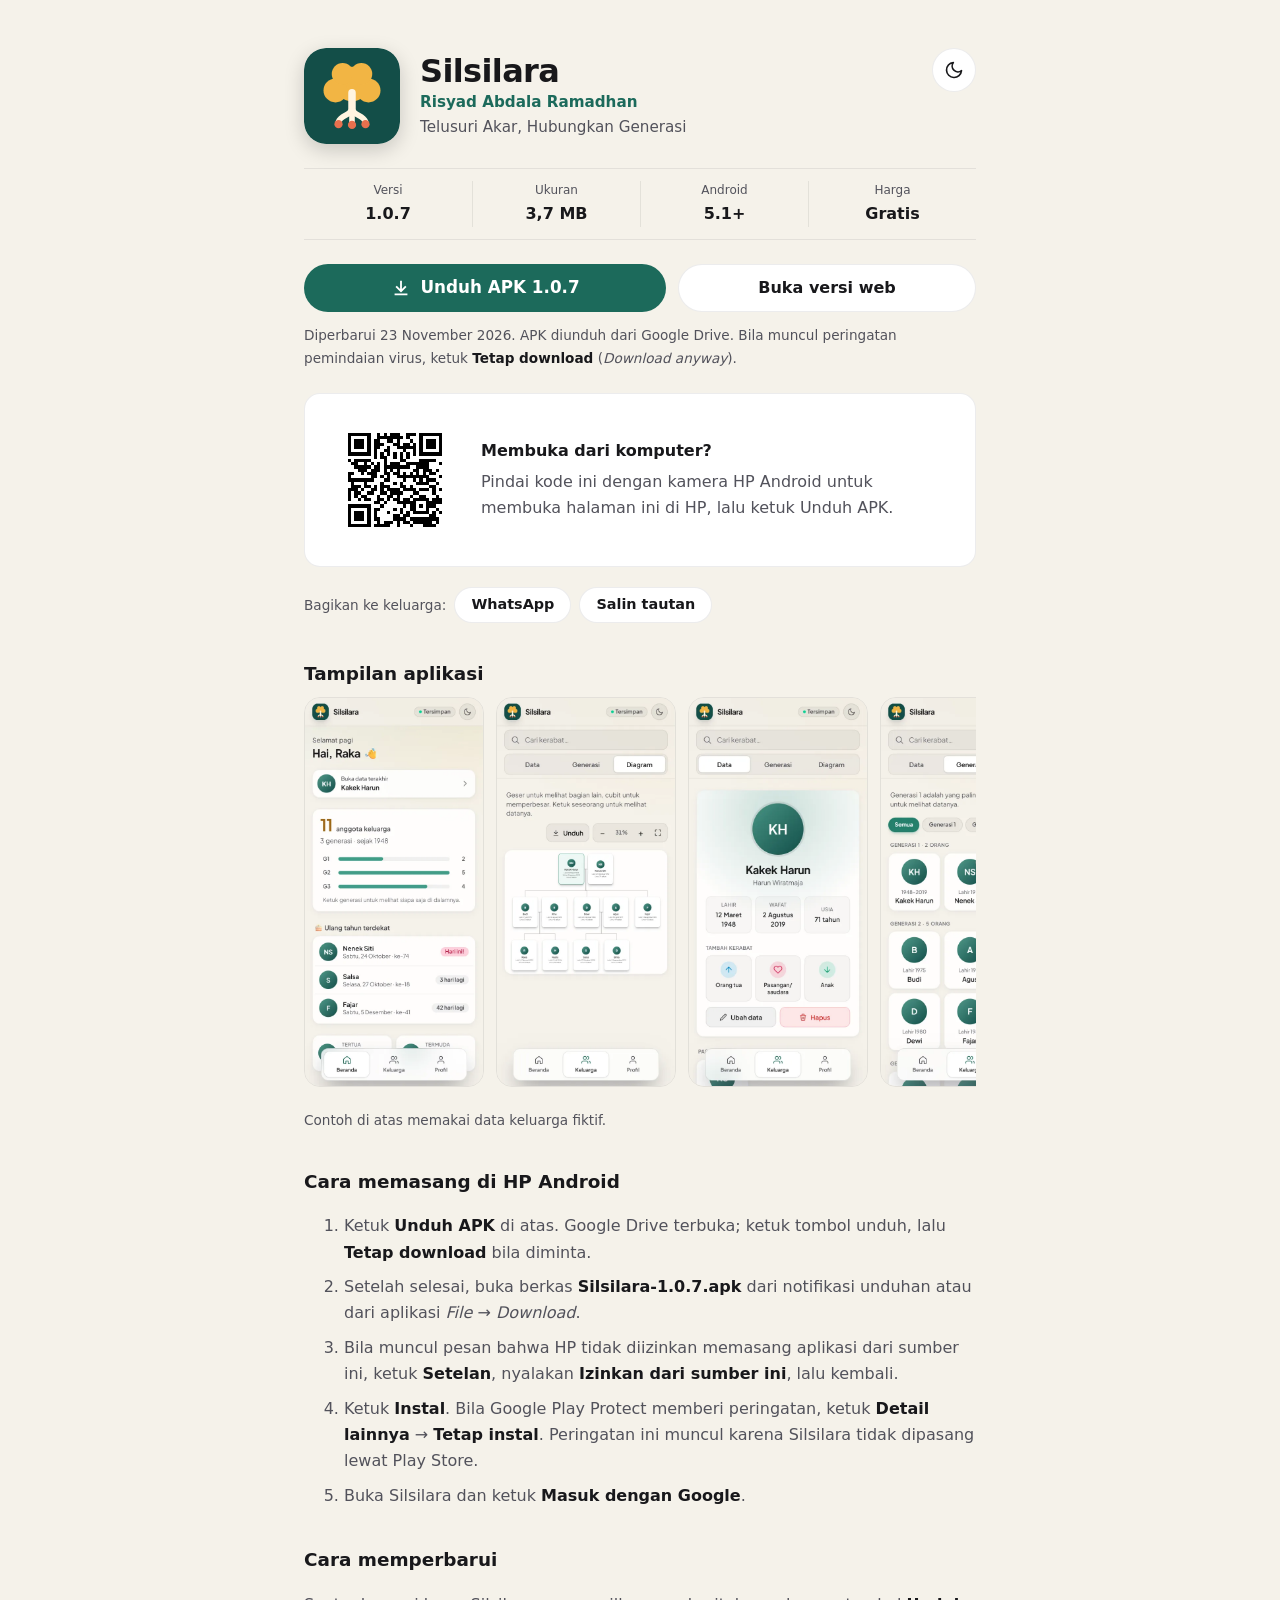
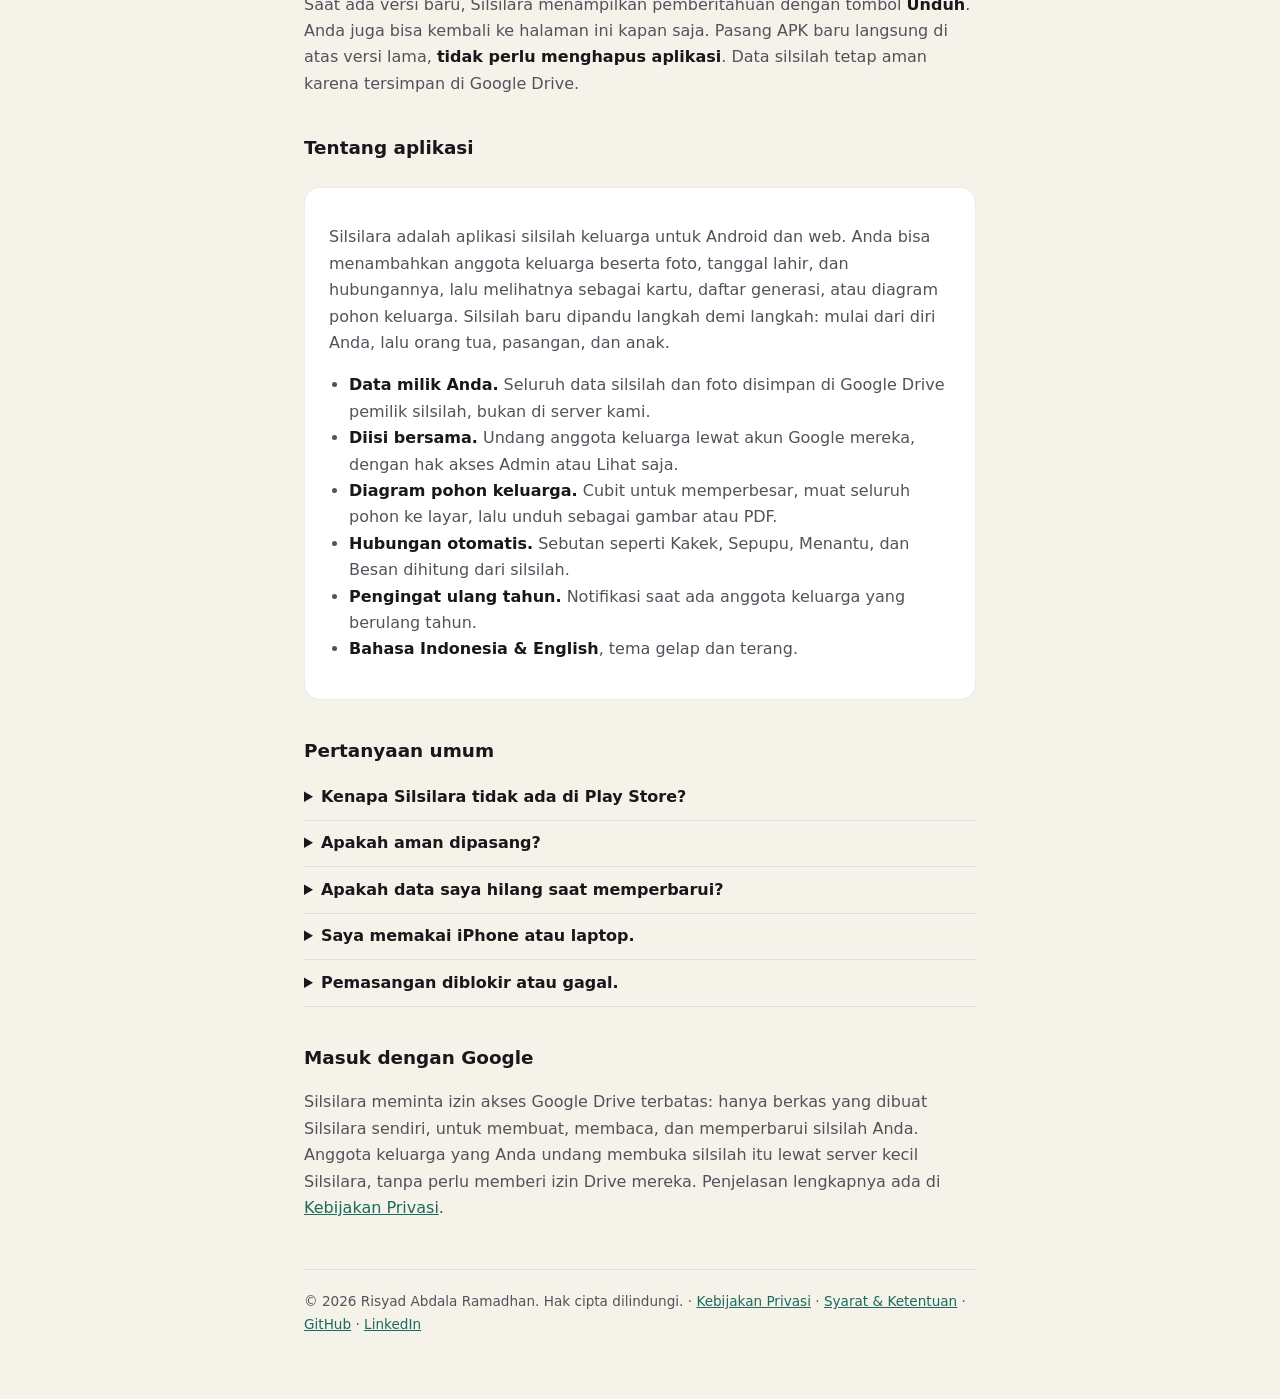
<file: index.html>
<!doctype html>
<html lang="id">
  <head>
    <meta charset="UTF-8" />
    <meta name="viewport" content="width=device-width, initial-scale=1.0" />
    <title>Silsilara — Unduh Aplikasi Silsilah Keluarga</title>
    <meta name="description" content="Silsilara, aplikasi silsilah keluarga gratis berbahasa Indonesia untuk Android dan web. Buat pohon keluarga bersama; data tersimpan di Google Drive keluarga Anda sendiri." />
    <link rel="icon" type="image/svg+xml" href="favicon.svg" />
    <link rel="stylesheet" href="gaya.css" />
    <meta name="theme-color" content="#f5f2ea" />
    <script src="tema.js"></script>
    <!-- Pratinjau saat tautan dibagikan (WhatsApp, Telegram, Facebook, dll.) -->
    <meta property="og:type" content="website" />
    <meta property="og:site_name" content="Silsilara" />
    <meta property="og:title" content="Unduh Silsilara — Aplikasi Silsilah Keluarga" />
    <meta property="og:description" content="Telusuri Akar, Hubungkan Generasi. Unduh APK Android terbaru atau buka versi web." />
    <meta property="og:url" content="https://unduh.silsilara.com/" />
    <meta property="og:image" content="https://unduh.silsilara.com/gambar/pratinjau.png" />
    <meta property="og:image:width" content="1200" />
    <meta property="og:image:height" content="630" />
    <meta property="og:locale" content="id_ID" />
    <meta name="twitter:card" content="summary_large_image" />
    <link rel="canonical" href="https://unduh.silsilara.com/" />
    <!-- Data terstruktur untuk Google (hasil penelusuran & jawaban AI). Isi FAQPage harus sama dengan bagian
         "Pertanyaan umum" di bawah; ubah keduanya bersamaan. Versi APK sengaja tidak ditulis di sini agar tidak basi. -->
    <script type="application/ld+json">
      {
        "@context": "https://schema.org",
        "@graph": [
          {
            "@type": "WebSite",
            "@id": "https://unduh.silsilara.com/#situs",
            "url": "https://unduh.silsilara.com/",
            "name": "Silsilara",
            "inLanguage": "id"
          },
          {
            "@type": "Person",
            "@id": "https://unduh.silsilara.com/#pengembang",
            "name": "Risyad Abdala Ramadhan",
            "sameAs": ["https://github.com/masrisyad", "https://www.linkedin.com/in/risyadabdalaramadhan/"]
          },
          {
            "@type": "MobileApplication",
            "@id": "https://unduh.silsilara.com/#aplikasi",
            "name": "Silsilara",
            "alternateName": "Silsilara — Aplikasi Silsilah Keluarga",
            "description": "Aplikasi silsilah keluarga gratis berbahasa Indonesia untuk Android dan web. Tambahkan anggota keluarga beserta foto, tanggal lahir, dan hubungannya, lalu lihat sebagai kartu, daftar generasi, atau diagram pohon keluarga. Diisi bersama keluarga, dan seluruh data tersimpan di Google Drive pemilik silsilah sendiri, bukan di server Silsilara.",
            "url": "https://unduh.silsilara.com/",
            "downloadUrl": "https://drive.google.com/file/d/1Hh8MQob9FURyE4IEnIYITX2PwrefJFdv/view",
            "applicationCategory": "LifestyleApplication",
            "operatingSystem": "Android 5.1+",
            "inLanguage": ["id", "en"],
            "isAccessibleForFree": true,
            "offers": { "@type": "Offer", "price": "0", "priceCurrency": "IDR" },
            "image": "https://unduh.silsilara.com/gambar/pratinjau.png",
            "screenshot": [
              "https://unduh.silsilara.com/gambar/1-beranda.webp",
              "https://unduh.silsilara.com/gambar/4-diagram.webp",
              "https://unduh.silsilara.com/gambar/2-data.webp",
              "https://unduh.silsilara.com/gambar/3-generasi.webp"
            ],
            "featureList": [
              "Data silsilah dan foto tersimpan di Google Drive pemilik silsilah",
              "Diisi bersama keluarga dengan hak akses Admin atau Lihat saja",
              "Diagram pohon keluarga yang bisa diunduh sebagai gambar atau PDF",
              "Sebutan hubungan otomatis seperti Kakek, Sepupu, Menantu, dan Besan",
              "Pengingat ulang tahun anggota keluarga",
              "Bahasa Indonesia dan English, tema gelap dan terang"
            ],
            "author": { "@id": "https://unduh.silsilara.com/#pengembang" },
            "sameAs": ["https://silsilara.com/"]
          },
          {
            "@type": "FAQPage",
            "mainEntity": [
              {
                "@type": "Question",
                "name": "Kenapa Silsilara tidak ada di Play Store?",
                "acceptedAnswer": { "@type": "Answer", "text": "Untuk saat ini Silsilara dibagikan langsung sebagai berkas APK lewat halaman ini. Halaman ini selalu berisi versi terbaru, jadi cukup bagikan tautan ini ke keluarga." }
              },
              {
                "@type": "Question",
                "name": "Apakah aman dipasang?",
                "acceptedAnswer": { "@type": "Answer", "text": "APK di halaman ini ditandatangani dengan kunci resmi Silsilara, jadi pembaruan hanya bisa dipasang di atas aplikasi asli. Unduh hanya dari halaman ini, jangan dari berkas yang diteruskan orang lain." }
              },
              {
                "@type": "Question",
                "name": "Apakah data saya hilang saat memperbarui?",
                "acceptedAnswer": { "@type": "Answer", "text": "Tidak. Pasang versi baru di atas versi lama. Data silsilah dan foto ada di Google Drive, bukan di HP." }
              },
              {
                "@type": "Question",
                "name": "Saya memakai iPhone atau laptop.",
                "acceptedAnswer": { "@type": "Answer", "text": "Gunakan versi web di https://silsilara.com dengan akun Google yang sama. Isinya sama dengan aplikasi Android." }
              },
              {
                "@type": "Question",
                "name": "Pemasangan diblokir atau gagal.",
                "acceptedAnswer": { "@type": "Answer", "text": "Pastikan izin Instal aplikasi tidak dikenal sudah dinyalakan untuk aplikasi yang membuka APK (Chrome, Drive, atau File). Bila muncul \"Aplikasi tidak terpasang\" karena versinya bentrok, hapus dulu Silsilara versi uji coba lalu pasang ulang; data di Google Drive tetap aman." }
              }
            ]
          }
        ]
      }
    </script>
  </head>
  <body>
    <main>
      <!-- Info APK di bawah adalah cadangan; skrip memperbaruinya dari api/_lib/versiApk.mjs (aksi "versi-apk"). -->
      <header class="aplikasi">
        <img class="ikon-aplikasi" src="favicon.svg" alt="" width="96" height="96" />
        <div>
          <h1>Silsilara</h1>
          <p class="pengembang">Risyad Abdala Ramadhan</p>
          <p class="slogan">Telusuri Akar, Hubungkan Generasi</p>
        </div>
        <button id="tombol-tema" class="tombol-tema" type="button" aria-label="Ganti ke mode gelap" title="Ganti ke mode gelap">
          <svg class="ikon-bulan" aria-hidden="true" viewBox="0 0 24 24" width="20" height="20" fill="none" stroke="currentColor" stroke-width="2" stroke-linecap="round" stroke-linejoin="round"><path d="M21 12.8A9 9 0 1 1 11.2 3a7 7 0 0 0 9.8 9.8z"/></svg>
          <svg class="ikon-matahari" aria-hidden="true" viewBox="0 0 24 24" width="20" height="20" fill="none" stroke="currentColor" stroke-width="2" stroke-linecap="round"><circle cx="12" cy="12" r="4"/><path d="M12 2v2M12 20v2M4.93 4.93l1.41 1.41M17.66 17.66l1.41 1.41M2 12h2M20 12h2M4.93 19.07l1.41-1.41M17.66 6.34l1.41-1.41"/></svg>
        </button>
      </header>

      <!-- Tampil bila dibuka dari browser bawaan Instagram/Facebook/TikTok: unduhan & login Google sering gagal di sana. -->
      <div id="pesan-aplikasi" class="pemberitahuan" role="alert" hidden>
        <strong>Anda membuka halaman ini dari <span id="nama-aplikasi">aplikasi lain</span>.</strong>
        Unduhan dan login Google bisa gagal di sini, jadi buka halaman ini di browser dulu.
        <div class="tombol-unduh">
          <a id="tombol-buka-browser" class="tombol utama" href="https://unduh.silsilara.com/" hidden>Buka di browser</a>
          <button id="salin-aplikasi" class="tombol kedua" type="button">Salin tautan</button>
        </div>
        <!-- Teks petunjuk diisi skrip sesuai perangkat (Android / iPhone & iPad). -->
        <p id="petunjuk-menu" class="kecil">
          Atau buka menu aplikasi ini, lalu pilih Buka di browser. Bisa juga salin tautan lalu tempel di browser.
        </p>
      </div>

      <dl class="statistik">
        <div><dt>Versi</dt><dd id="info-versi">1.0.7</dd></div>
        <div><dt>Ukuran</dt><dd id="info-ukuran">3,7 MB</dd></div>
        <div><dt>Android</dt><dd>5.1+</dd></div>
        <div><dt>Harga</dt><dd>Gratis</dd></div>
      </dl>

      <div id="pesan-iphone" class="pemberitahuan" hidden>
        <strong>Aplikasi iOS belum tersedia untuk iPhone/iPad.</strong> Silakan pakai versi web lewat tombol di bawah;
        isinya sama dan bisa disimpan ke layar utama dari Safari (Bagikan → Tambahkan ke Layar Utama).
      </div>

      <div class="unduh">
        <div class="tombol-unduh">
          <a id="tombol-apk" class="tombol utama" href="https://drive.google.com/file/d/1Hh8MQob9FURyE4IEnIYITX2PwrefJFdv/view" rel="noopener">
            <svg aria-hidden="true" viewBox="0 0 24 24" width="22" height="22"><path fill="currentColor" d="M11 4h2v9.17l3.59-3.58L18 11l-6 6-6-6 1.41-1.41L11 13.17zM5 18h14v2H5z"/></svg>
            <span>Unduh APK <span id="tombol-versi">1.0.7</span></span>
          </a>
          <a id="tombol-web" class="tombol kedua" href="https://silsilara.com" rel="noopener">Buka versi web</a>
        </div>
        <p class="kecil catatan-unduh">
          Diperbarui <span id="info-tanggal">23 November 2026</span>. APK diunduh dari Google Drive. Bila muncul peringatan
          pemindaian virus, ketuk <strong>Tetap download</strong> (<em>Download anyway</em>).
        </p>

        <div id="kartu-qr" class="kartu kartu-qr" hidden>
          <img src="gambar/qr.svg" alt="Kode QR halaman ini" width="132" height="132" />
          <div>
            <strong>Membuka dari komputer?</strong>
            <p>Pindai kode ini dengan kamera HP Android untuk membuka halaman ini di HP, lalu ketuk Unduh APK.</p>
          </div>
        </div>
      </div>

      <div class="bagikan">
        <span class="kecil">Bagikan ke keluarga:</span>
        <a id="bagikan-wa" class="tombol kecil-tombol" href="https://wa.me/?text=Unduh%20Silsilara%2C%20aplikasi%20silsilah%20keluarga%3A%20https%3A%2F%2Funduh.silsilara.com%2F" rel="noopener">WhatsApp</a>
        <button id="bagikan-salin" class="tombol kecil-tombol" type="button">Salin tautan</button>
        <span id="bagikan-status" class="kecil" role="status"></span>
      </div>

      <section aria-labelledby="judul-layar">
        <h2 id="judul-layar">Tampilan aplikasi</h2>
        <div class="layar">
          <img src="gambar/1-beranda.webp" alt="Beranda: ringkasan keluarga per generasi dan ulang tahun terdekat" width="270" height="584" loading="lazy" />
          <img src="gambar/4-diagram.webp" alt="Diagram pohon keluarga tiga generasi" width="270" height="584" loading="lazy" />
          <img src="gambar/2-data.webp" alt="Data anggota dengan sebutan hubungan otomatis: pasangan, anak, cucu, menantu" width="270" height="584" loading="lazy" />
          <img src="gambar/3-generasi.webp" alt="Daftar anggota per generasi" width="270" height="584" loading="lazy" />
        </div>
        <p class="kecil">Contoh di atas memakai data keluarga fiktif.</p>
      </section>

      <section id="bagian-baru" aria-labelledby="judul-baru" hidden>
        <h2 id="judul-baru">Apa yang baru</h2>
        <p id="info-catatan"></p>
        <ul id="info-poin" class="poin-baru" hidden></ul>
      </section>

      <section aria-labelledby="judul-pasang">
        <h2 id="judul-pasang">Cara memasang di HP Android</h2>
        <ol class="langkah">
          <li>Ketuk <strong>Unduh APK</strong> di atas. Google Drive terbuka; ketuk tombol unduh, lalu <strong>Tetap download</strong> bila diminta.</li>
          <li>Setelah selesai, buka berkas <strong>Silsilara-<span class="versi-teks">1.0.7</span>.apk</strong> dari notifikasi unduhan atau dari aplikasi <em>File</em> → <em>Download</em>.</li>
          <li>Bila muncul pesan bahwa HP tidak diizinkan memasang aplikasi dari sumber ini, ketuk <strong>Setelan</strong>, nyalakan <strong>Izinkan dari sumber ini</strong>, lalu kembali.</li>
          <li>Ketuk <strong>Instal</strong>. Bila Google Play Protect memberi peringatan, ketuk <strong>Detail lainnya</strong> → <strong>Tetap instal</strong>. Peringatan ini muncul karena Silsilara tidak dipasang lewat Play Store.</li>
          <li>Buka Silsilara dan ketuk <strong>Masuk dengan Google</strong>.</li>
        </ol>
      </section>

      <section aria-labelledby="judul-perbarui">
        <h2 id="judul-perbarui">Cara memperbarui</h2>
        <p>
          Saat ada versi baru, Silsilara menampilkan pemberitahuan dengan tombol <strong>Unduh</strong>. Anda juga bisa kembali ke
          halaman ini kapan saja. Pasang APK baru langsung di atas versi lama, <strong>tidak perlu menghapus aplikasi</strong>.
          Data silsilah tetap aman karena tersimpan di Google Drive.
        </p>
      </section>

      <section aria-labelledby="judul-tentang">
        <h2 id="judul-tentang">Tentang aplikasi</h2>
        <div class="kartu">
          <p>
            Silsilara adalah aplikasi silsilah keluarga untuk Android dan web. Anda bisa menambahkan anggota keluarga beserta
            foto, tanggal lahir, dan hubungannya, lalu melihatnya sebagai kartu, daftar generasi, atau diagram pohon keluarga.
            Silsilah baru dipandu langkah demi langkah: mulai dari diri Anda, lalu orang tua, pasangan, dan anak.
          </p>
          <ul>
            <li><strong>Data milik Anda.</strong> Seluruh data silsilah dan foto disimpan di Google Drive pemilik silsilah, bukan di server kami.</li>
            <li><strong>Diisi bersama.</strong> Undang anggota keluarga lewat akun Google mereka, dengan hak akses Admin atau Lihat saja.</li>
            <li><strong>Diagram pohon keluarga.</strong> Cubit untuk memperbesar, muat seluruh pohon ke layar, lalu unduh sebagai gambar atau PDF.</li>
            <li><strong>Hubungan otomatis.</strong> Sebutan seperti Kakek, Sepupu, Menantu, dan Besan dihitung dari silsilah.</li>
            <li><strong>Pengingat ulang tahun.</strong> Notifikasi saat ada anggota keluarga yang berulang tahun.</li>
            <li><strong>Bahasa Indonesia &amp; English</strong>, tema gelap dan terang.</li>
          </ul>
        </div>
      </section>

      <section aria-labelledby="judul-tanya">
        <h2 id="judul-tanya">Pertanyaan umum</h2>
        <details>
          <summary>Kenapa Silsilara tidak ada di Play Store?</summary>
          <p>Untuk saat ini Silsilara dibagikan langsung sebagai berkas APK lewat halaman ini. Halaman ini selalu berisi versi terbaru, jadi cukup bagikan tautan ini ke keluarga.</p>
        </details>
        <details>
          <summary>Apakah aman dipasang?</summary>
          <p>APK di halaman ini ditandatangani dengan kunci resmi Silsilara, jadi pembaruan hanya bisa dipasang di atas aplikasi asli. Unduh hanya dari halaman ini, jangan dari berkas yang diteruskan orang lain.</p>
        </details>
        <details>
          <summary>Apakah data saya hilang saat memperbarui?</summary>
          <p>Tidak. Pasang versi baru di atas versi lama. Data silsilah dan foto ada di Google Drive, bukan di HP.</p>
        </details>
        <details>
          <summary>Saya memakai iPhone atau laptop.</summary>
          <p>Gunakan <a id="tautan-web-faq" href="https://silsilara.com">versi web</a> dengan akun Google yang sama. Isinya sama dengan aplikasi Android.</p>
        </details>
        <details>
          <summary>Pemasangan diblokir atau gagal.</summary>
          <p>Pastikan izin <em>Instal aplikasi tidak dikenal</em> sudah dinyalakan untuk aplikasi yang membuka APK (Chrome, Drive, atau File). Bila muncul "Aplikasi tidak terpasang" karena versinya bentrok, hapus dulu Silsilara versi uji coba lalu pasang ulang; data di Google Drive tetap aman.</p>
        </details>
      </section>

      <section aria-labelledby="judul-masuk">
        <h2 id="judul-masuk">Masuk dengan Google</h2>
        <p>
          Silsilara meminta izin akses Google Drive terbatas: hanya berkas yang dibuat Silsilara sendiri, untuk membuat, membaca,
          dan memperbarui silsilah Anda. Anggota keluarga yang Anda undang membuka silsilah itu lewat server kecil Silsilara,
          tanpa perlu memberi izin Drive mereka. Penjelasan lengkapnya ada di
          <a href="privasi.html">Kebijakan Privasi</a>.
        </p>
      </section>

      <footer>
        © 2026 Risyad Abdala Ramadhan. Hak cipta dilindungi. ·
        <a href="privasi.html">Kebijakan Privasi</a> ·
        <a href="syarat.html">Syarat &amp; Ketentuan</a> ·
        <a href="https://github.com/masrisyad">GitHub</a> ·
        <a href="https://www.linkedin.com/in/risyadabdalaramadhan/">LinkedIn</a>
      </footer>
    </main>

    <script>
      const TAUTAN_HALAMAN = 'https://unduh.silsilara.com/'
      const API_VERSI = 'https://silsilara.com/api/silsilara?aksi=versi-apk'
      const $ = (id) => document.getElementById(id)

      // Info APK terbaru dari server yang sama dengan peringatan pembaruan di aplikasi.
      function tampilkanVersi(info) {
        if (!info || !/^https:\/\//.test(info.url || '')) return
        const versi = String(info.versionName || info.versionCode || '')
        if (versi) {
          $('info-versi').textContent = versi
          $('tombol-versi').textContent = versi
          document.querySelectorAll('.versi-teks').forEach((el) => (el.textContent = versi))
        }
        if (info.ukuran) $('info-ukuran').textContent = info.ukuran
        if (/^\d{4}-\d{2}-\d{2}$/.test(info.tanggal || '')) {
          const tgl = new Date(info.tanggal + 'T00:00:00')
          $('info-tanggal').textContent = tgl.toLocaleDateString('id-ID', { day: 'numeric', month: 'long', year: 'numeric' })
        }
        $('tombol-apk').href = info.url
        const catatan = info.catatan?.id || ''
        if (catatan) {
          $('info-catatan').textContent = catatan
          $('bagian-baru').hidden = false
        }
        // Daftar perubahan (sejak 1.0.7); teks dari server dipasang sebagai teks biasa, bukan HTML.
        const poin = Array.isArray(info.poin?.id) ? info.poin.id.filter((p) => typeof p === 'string' && p.trim()).slice(0, 6) : []
        if (poin.length) {
          $('info-poin').replaceChildren(...poin.map((p) => Object.assign(document.createElement('li'), { textContent: p })))
          $('info-poin').hidden = false
          $('bagian-baru').hidden = false
        }
      }
      fetch(API_VERSI, { cache: 'no-store' })
        .then((r) => (r.ok ? r.json() : null))
        .then(tampilkanVersi)
        .catch(() => {}) // tetap pakai info cadangan di HTML

      // Menyesuaikan perangkat: iPhone/iPad → versi web jadi tombol utama; komputer → kode QR untuk HP.
      const ua = navigator.userAgent
      const iphone = /iPhone|iPad|iPod/i.test(ua) || (/Macintosh/.test(ua) && navigator.maxTouchPoints > 1)
      const android = /Android/i.test(ua)

      // Browser bawaan aplikasi (daftar sama dengan src/lib/browserAplikasi.js). WhatsApp & Telegram tidak termasuk:
      // keduanya membuka tautan lewat Chrome Custom Tabs / Safari, tempat unduhan & login Google berjalan normal.
      const APLIKASI = [
        ['Instagram', /Instagram/],
        ['Threads', /Barcelona/],
        ['Facebook', /FBAN|FBAV|FB_IAB|FBIOS/],
        ['TikTok', /musical_ly|BytedanceWebview|TikTok/i],
        ['LINE', /\bLine\//],
        ['LinkedIn', /LinkedInApp/],
      ]
      const aplikasi = APLIKASI.find(([, pola]) => pola.test(ua))?.[0]
      if (aplikasi) {
        $('nama-aplikasi').textContent = aplikasi
        $('pesan-aplikasi').hidden = false
        $('salin-aplikasi').addEventListener('click', async () => {
          try {
            await navigator.clipboard.writeText(TAUTAN_HALAMAN)
            $('salin-aplikasi').textContent = 'Tautan disalin'
          } catch {
            $('salin-aplikasi').textContent = TAUTAN_HALAMAN
          }
        })
        const alamat = `${location.host}${location.pathname}${location.search}`
        if (android) {
          // Intent tanpa package= → browser default HP (Chrome, Firefox, Opera, dll.), bukan dipaksa ke Chrome.
          const intent = `intent://${alamat}#Intent;scheme=https;end`
          $('tombol-buka-browser').href = intent
          $('tombol-buka-browser').hidden = false
          $('petunjuk-menu').textContent =
            'Bila tidak pindah otomatis, ketuk tombol di atas, atau ketuk ⋮ di pojok kanan atas lalu pilih Buka di browser.'
          location.href = intent // coba otomatis; bila diabaikan aplikasinya, tombol di atas tetap ada
        } else if (iphone) {
          // iOS tidak punya intent seperti Android, dan Instagram mengabaikan x-safari-https:// (diuji 22 Okt 2026 di iPad),
          // jadi halaman tidak bisa membuka Safari sendiri. Petunjuk menu titik tiga jadi langkah utama.
          const petunjuk = $('petunjuk-menu')
          petunjuk.classList.remove('kecil')
          petunjuk.innerHTML = 'Ketuk ikon titik tiga <strong>(⋯)</strong>, lalu pilih <strong>Buka di browser eksternal</strong>.'
          $('salin-aplikasi').parentElement.before(petunjuk)
        }
      }
      if (iphone) {
        // Di dalam aplikasi cukup satu kotak (buka di browser); pesan iPhone tampil setelah halaman dibuka di Safari.
        $('pesan-iphone').hidden = Boolean(aplikasi)
        $('tombol-apk').classList.replace('utama', 'kedua')
        $('tombol-web').classList.replace('kedua', 'utama')
        $('tombol-web').parentElement.prepend($('tombol-web'))
      } else if (!android) {
        $('kartu-qr').hidden = false
      }

      // Bagikan: lembar bagikan bawaan HP bila ada, selain itu salin tautan.
      const pesanBagikan = 'Unduh Silsilara, aplikasi silsilah keluarga:'
      $('bagikan-salin').addEventListener('click', async () => {
        if (navigator.share && (android || iphone)) {
          try {
            await navigator.share({ title: 'Silsilara', text: pesanBagikan, url: TAUTAN_HALAMAN })
            return
          } catch (err) {
            if (err?.name === 'AbortError') return
          }
        }
        try {
          await navigator.clipboard.writeText(TAUTAN_HALAMAN)
          $('bagikan-status').textContent = 'Tautan disalin.'
        } catch {
          $('bagikan-status').textContent = TAUTAN_HALAMAN
        }
      })
      if (navigator.share && (android || iphone)) $('bagikan-salin').textContent = 'Bagikan lainnya'

      // Analitik PostHog (proyek yang sama dengan aplikasi, lihat src/lib/analitik.js). Hanya 3 event, tanpa autocapture
      // & rekaman sesi. Sengaja tidak memakai $pageview agar kunjungan di sini tidak ikut terhitung sebagai "Pengunjung"
      // aplikasi di dashboard. Situs ini di GitHub Pages (tanpa proxy /sinyal) → kirim langsung ke PostHog EU.
      // Di luar unduh.silsilara.com (pratinjau lokal) event hanya ditulis ke konsol.
      const POSTHOG_KEY = 'phc_rCBHGXyPmb8PmgSXENEXs73dmfuGwU69NmgnUoFEh5D8'
      const ANALITIK = location.hostname === 'unduh.silsilara.com'
      const antreanAnalitik = []
      const lacak = (event, props = {}) => {
        if (!ANALITIK) return console.info('[analitik]', event, props)
        if (window.posthog?.__loaded) window.posthog.capture(event, props, { transport: 'sendBeacon' })
        else antreanAnalitik.push([event, props])
      }
      if (ANALITIK) {
        const skrip = document.createElement('script')
        skrip.src = 'https://cdn.jsdelivr.net/npm/posthog-js@1.436.1/dist/array.full.no-external.js'
        skrip.async = true
        skrip.onload = () => {
          window.posthog.init(POSTHOG_KEY, {
            api_host: 'https://eu.i.posthog.com',
            defaults: '2026-08-30',
            person_profiles: 'identified_only',
            persistence: 'localStorage', // tanpa cookie
            autocapture: false,
            capture_pageview: false,
            capture_pageleave: false,
            // Pengaturan proyek menyalakan web vitals dkk. untuk aplikasi; di sini dimatikan agar hanya 3 event di bawah.
            capture_performance: false,
            capture_dead_clicks: false,
            capture_heatmaps: false,
            capture_exceptions: false,
            rageclick: false,
            disable_session_recording: true,
            disable_surveys: true,
          })
          window.posthog.register({ platform: 'Halaman unduh', browser_aplikasi: aplikasi || null })
          antreanAnalitik.splice(0).forEach(([event, props]) => window.posthog.capture(event, props))
        }
        document.head.append(skrip)
      }
      const perangkat = iphone ? 'iPhone/iPad' : android ? 'Android' : 'Komputer'
      lacak('buka_halaman_unduh', { perangkat })
      $('tombol-apk').addEventListener('click', () => lacak('klik_unduh_apk', { perangkat, versi: $('tombol-versi').textContent }))
      $('tombol-web').addEventListener('click', () => lacak('klik_buka_web', { perangkat, posisi: 'tombol' }))
      $('tautan-web-faq').addEventListener('click', () => lacak('klik_buka_web', { perangkat, posisi: 'faq' }))
    </script>
  </body>
</html>
</file>
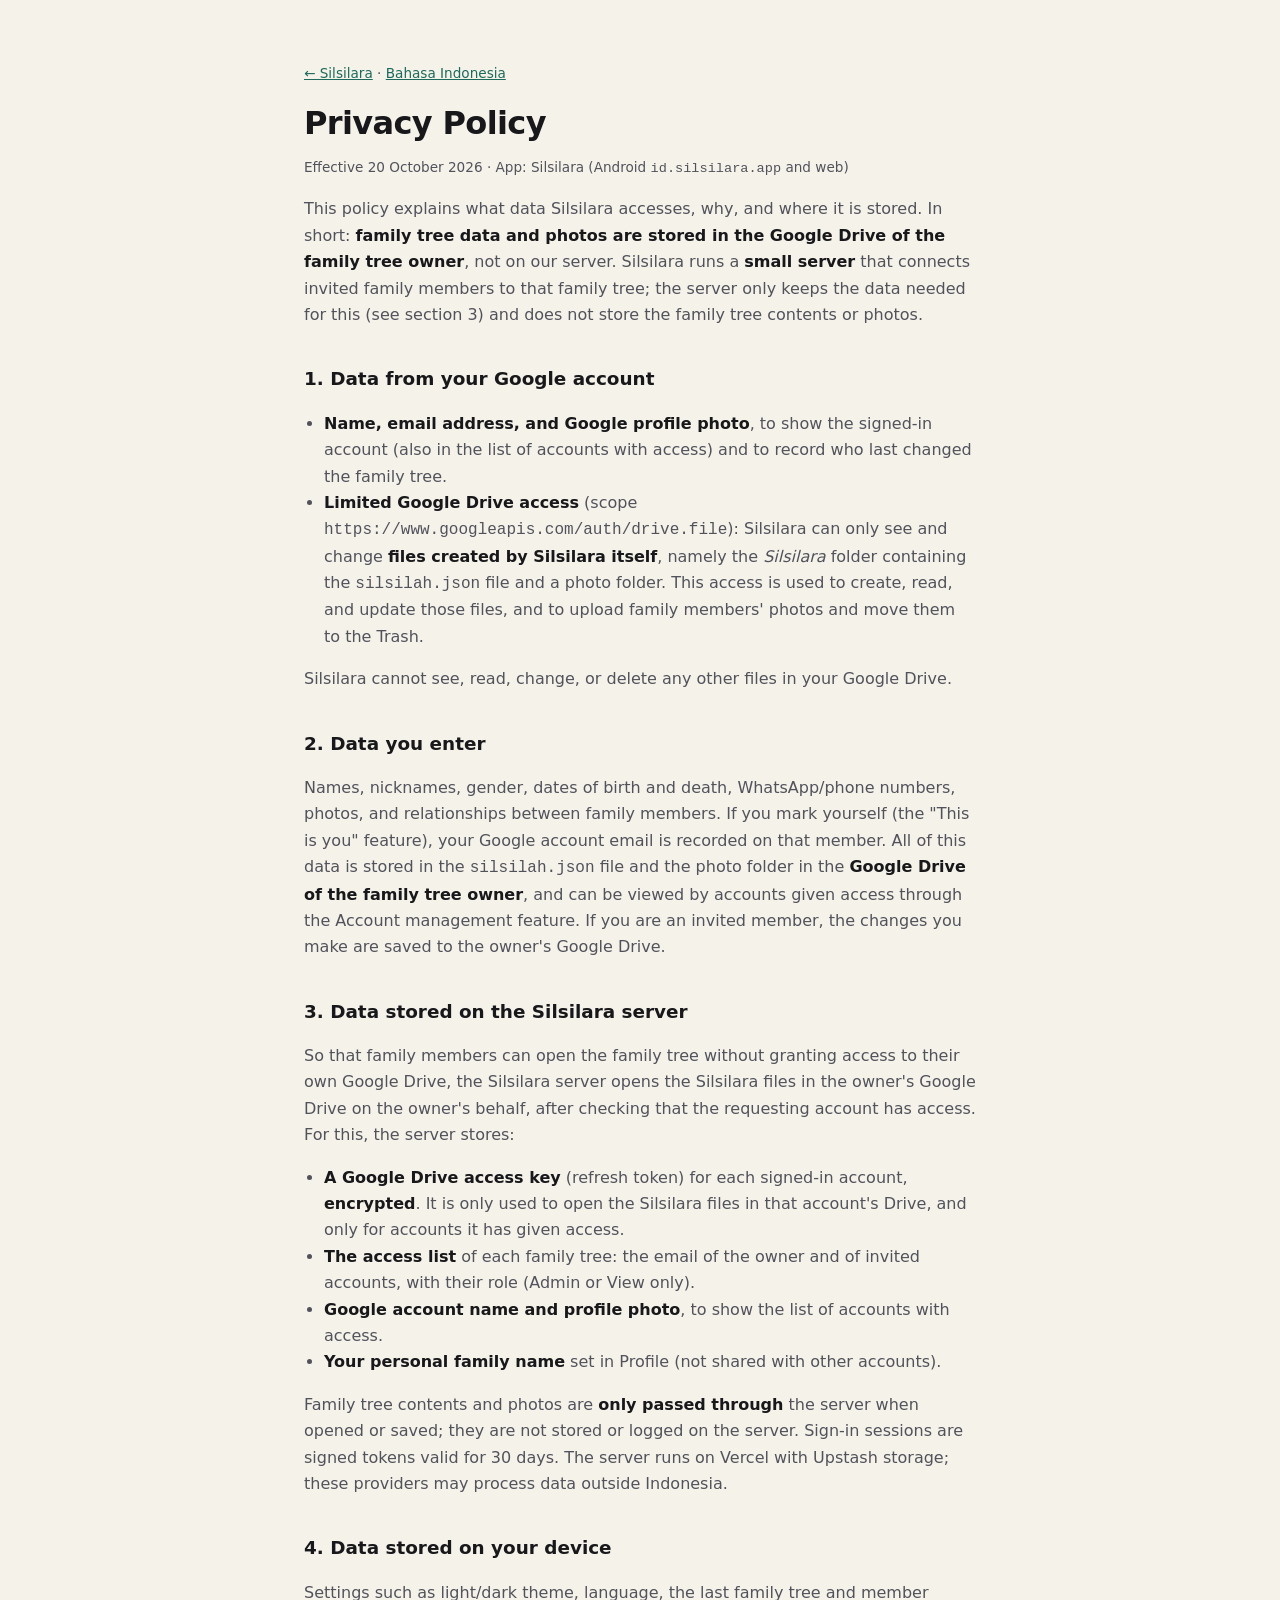
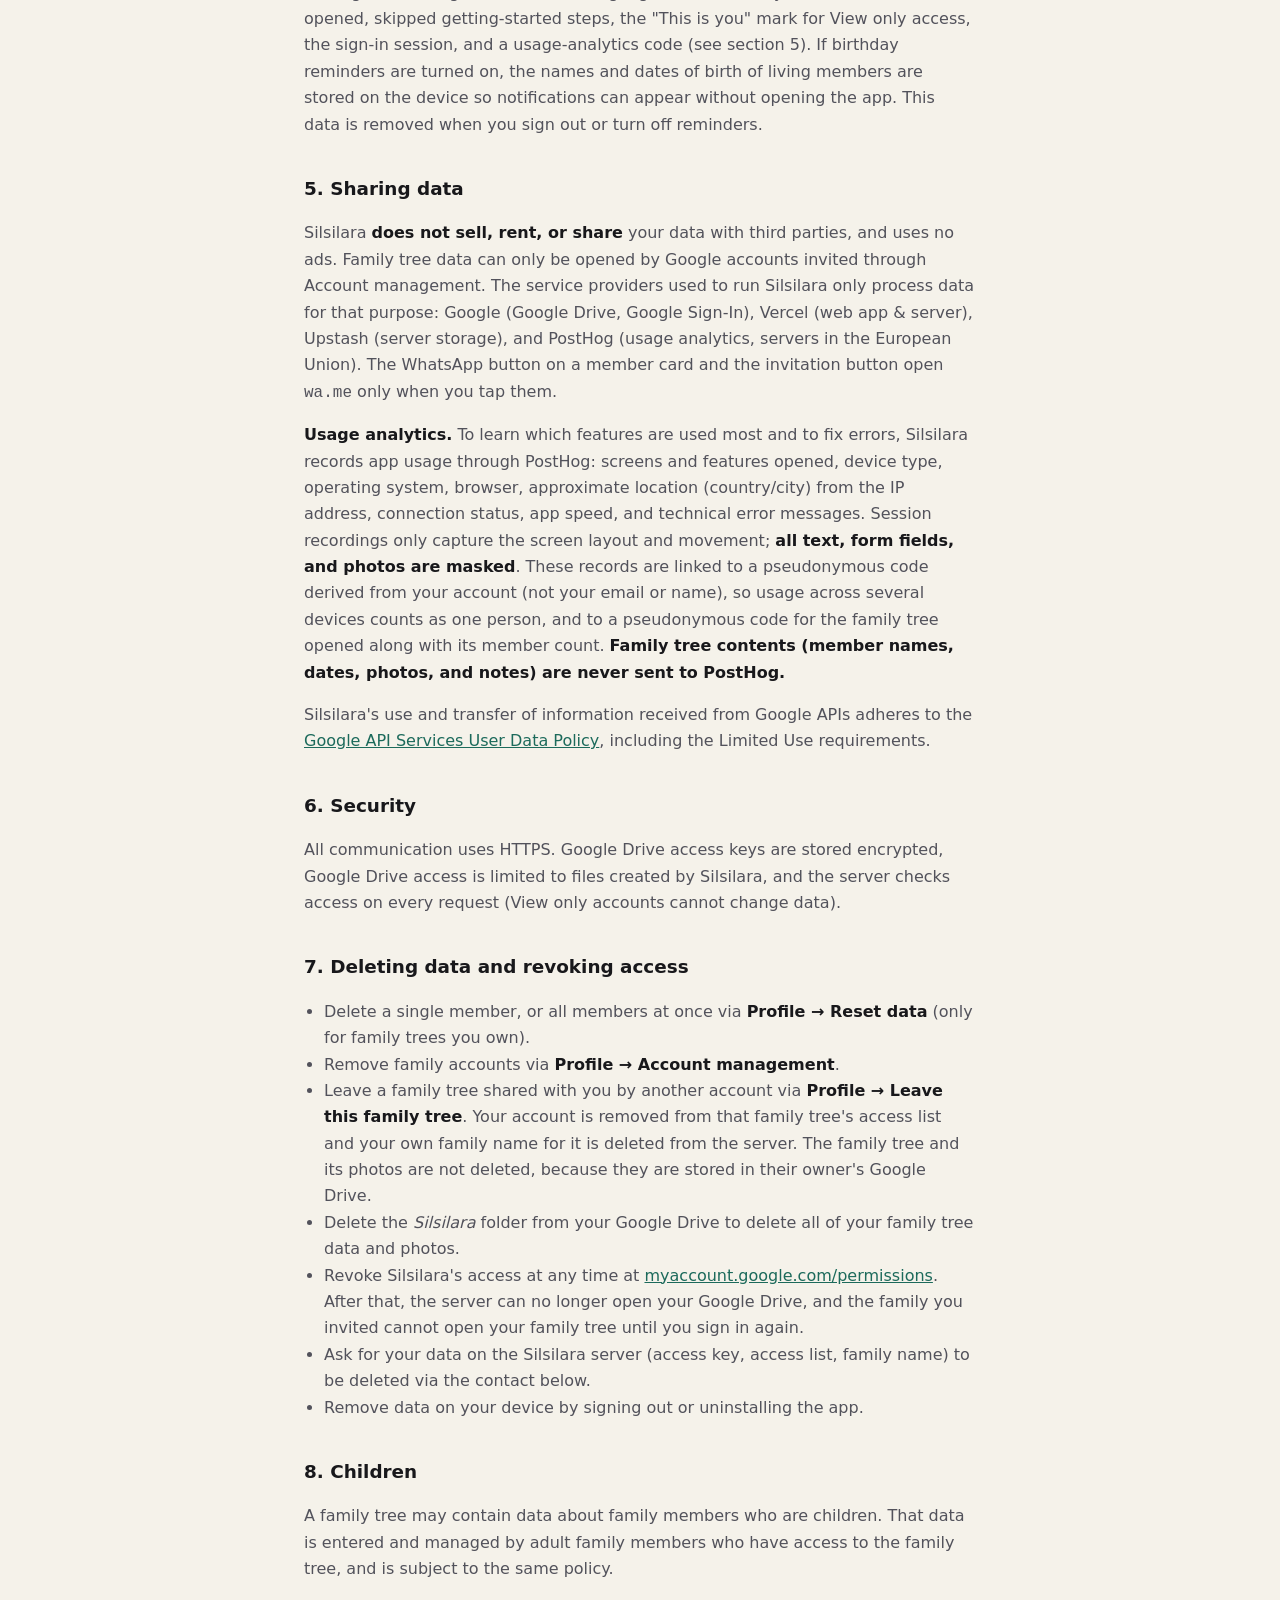
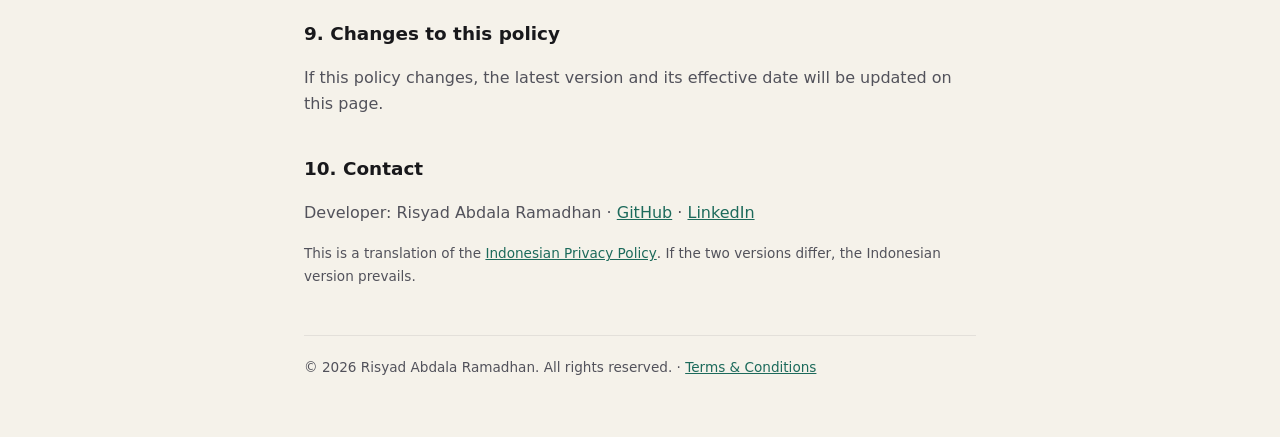
<file: privacy.html>
<!doctype html>
<html lang="en">
  <head>
    <meta charset="UTF-8" />
    <meta name="viewport" content="width=device-width, initial-scale=1.0" />
    <title>Privacy Policy — Silsilara</title>
    <meta name="description" content="Silsilara privacy policy: what data the app accesses, where it is stored, and how to delete it." />
    <link rel="icon" type="image/svg+xml" href="favicon.svg" />
    <link rel="stylesheet" href="gaya.css" />
    <script src="tema.js"></script>
  </head>
  <body>
    <main>
      <p class="kecil"><a href="./">← Silsilara</a> · <a href="privasi.html" lang="id">Bahasa Indonesia</a></p>
      <h1>Privacy Policy</h1>
      <p class="kecil">Effective 20 October 2026 · App: Silsilara (Android <code>id.silsilara.app</code> and web)</p>

      <p>
        This policy explains what data Silsilara accesses, why, and where it is stored. In short:
        <strong>family tree data and photos are stored in the Google Drive of the family tree owner</strong>, not on our server.
        Silsilara runs a <strong>small server</strong> that connects invited family members to that family tree; the server only
        keeps the data needed for this (see section 3) and does not store the family tree contents or photos.
      </p>

      <h2>1. Data from your Google account</h2>
      <ul>
        <li><strong>Name, email address, and Google profile photo</strong>, to show the signed-in account (also in the list of accounts with access) and to record who last changed the family tree.</li>
        <li>
          <strong>Limited Google Drive access</strong> (scope <code>https://www.googleapis.com/auth/drive.file</code>): Silsilara can
          only see and change <strong>files created by Silsilara itself</strong>, namely the <em>Silsilara</em> folder containing
          the <code>silsilah.json</code> file and a photo folder. This access is used to create, read, and update those files,
          and to upload family members' photos and move them to the Trash.
        </li>
      </ul>
      <p>Silsilara cannot see, read, change, or delete any other files in your Google Drive.</p>

      <h2>2. Data you enter</h2>
      <p>
        Names, nicknames, gender, dates of birth and death, WhatsApp/phone numbers, photos, and relationships between family
        members. If you mark yourself (the "This is you" feature), your Google account email is recorded on that member. All of
        this data is stored in the <code>silsilah.json</code> file and the photo folder in the <strong>Google Drive of the family
        tree owner</strong>, and can be viewed by accounts given access through the Account management feature. If you are an
        invited member, the changes you make are saved to the owner's Google Drive.
      </p>

      <h2>3. Data stored on the Silsilara server</h2>
      <p>
        So that family members can open the family tree without granting access to their own Google Drive, the Silsilara
        server opens the Silsilara files in the owner's Google Drive on the owner's behalf, after checking that the requesting
        account has access. For this, the server stores:
      </p>
      <ul>
        <li><strong>A Google Drive access key</strong> (refresh token) for each signed-in account, <strong>encrypted</strong>. It is only used to open the Silsilara files in that account's Drive, and only for accounts it has given access.</li>
        <li><strong>The access list</strong> of each family tree: the email of the owner and of invited accounts, with their role (Admin or View only).</li>
        <li><strong>Google account name and profile photo</strong>, to show the list of accounts with access.</li>
        <li><strong>Your personal family name</strong> set in Profile (not shared with other accounts).</li>
      </ul>
      <p>
        Family tree contents and photos are <strong>only passed through</strong> the server when opened or saved; they are not
        stored or logged on the server. Sign-in sessions are signed tokens valid for 30 days. The server runs on Vercel with
        Upstash storage; these providers may process data outside Indonesia.
      </p>

      <h2>4. Data stored on your device</h2>
      <p>
        Settings such as light/dark theme, language, the last family tree and member opened, skipped getting-started steps,
        the "This is you" mark for View only access, the sign-in session, and a usage-analytics code (see section 5).
        If birthday reminders are turned on, the names and dates of birth of living members are stored on the device so
        notifications can appear without opening the app. This data is removed when you sign out or turn off reminders.
      </p>

      <h2>5. Sharing data</h2>
      <p>
        Silsilara <strong>does not sell, rent, or share</strong> your data with third parties, and uses no ads.
        Family tree data can only be opened by Google accounts invited through Account management. The service providers used
        to run Silsilara only process data for that purpose: Google (Google Drive, Google Sign-In), Vercel (web app & server),
        Upstash (server storage), and PostHog (usage analytics, servers in the European Union).
        The WhatsApp button on a member card and the invitation button open <code>wa.me</code> only when you tap them.
      </p>
      <p>
        <strong>Usage analytics.</strong> To learn which features are used most and to fix errors, Silsilara records app
        usage through PostHog: screens and features opened, device type, operating system, browser, approximate location
        (country/city) from the IP address, connection status, app speed, and technical error messages. Session recordings only capture the screen layout
        and movement; <strong>all text, form fields, and photos are masked</strong>. These records are linked to a pseudonymous code
        derived from your account (not your email or name), so usage across several devices counts as one person, and to a
        pseudonymous code for the family tree opened along with its member count.
        <strong>Family tree contents (member names, dates, photos, and notes) are never sent to PostHog.</strong>
      </p>
      <p>
        Silsilara's use and transfer of information received from Google APIs adheres to the
        <a href="https://developers.google.com/terms/api-services-user-data-policy">Google API Services User Data Policy</a>,
        including the Limited Use requirements.
      </p>

      <h2>6. Security</h2>
      <p>
        All communication uses HTTPS. Google Drive access keys are stored encrypted, Google Drive access is limited to files
        created by Silsilara, and the server checks access on every request (View only accounts cannot change data).
      </p>

      <h2>7. Deleting data and revoking access</h2>
      <ul>
        <li>Delete a single member, or all members at once via <strong>Profile → Reset data</strong> (only for family trees you own).</li>
        <li>Remove family accounts via <strong>Profile → Account management</strong>.</li>
        <li>
          Leave a family tree shared with you by another account via <strong>Profile → Leave this family tree</strong>. Your
          account is removed from that family tree's access list and your own family name for it is deleted from the server.
          The family tree and its photos are not deleted, because they are stored in their owner's Google Drive.
        </li>
        <li>Delete the <em>Silsilara</em> folder from your Google Drive to delete all of your family tree data and photos.</li>
        <li>
          Revoke Silsilara's access at any time at <a href="https://myaccount.google.com/permissions">myaccount.google.com/permissions</a>.
          After that, the server can no longer open your Google Drive, and the family you invited cannot open your family tree
          until you sign in again.
        </li>
        <li>Ask for your data on the Silsilara server (access key, access list, family name) to be deleted via the contact below.</li>
        <li>Remove data on your device by signing out or uninstalling the app.</li>
      </ul>

      <h2>8. Children</h2>
      <p>
        A family tree may contain data about family members who are children. That data is entered and managed by adult family
        members who have access to the family tree, and is subject to the same policy.
      </p>

      <h2>9. Changes to this policy</h2>
      <p>If this policy changes, the latest version and its effective date will be updated on this page.</p>

      <h2>10. Contact</h2>
      <p>
        Developer: Risyad Abdala Ramadhan ·
        <a href="https://github.com/masrisyad">GitHub</a> ·
        <a href="https://www.linkedin.com/in/risyadabdalaramadhan/">LinkedIn</a>
      </p>

      <p class="kecil">This is a translation of the <a href="privasi.html" lang="id">Indonesian Privacy Policy</a>. If the two versions differ, the Indonesian version prevails.</p>

      <footer>© 2026 Risyad Abdala Ramadhan. All rights reserved. · <a href="terms.html">Terms &amp; Conditions</a></footer>
    </main>
  </body>
</html>
</file>
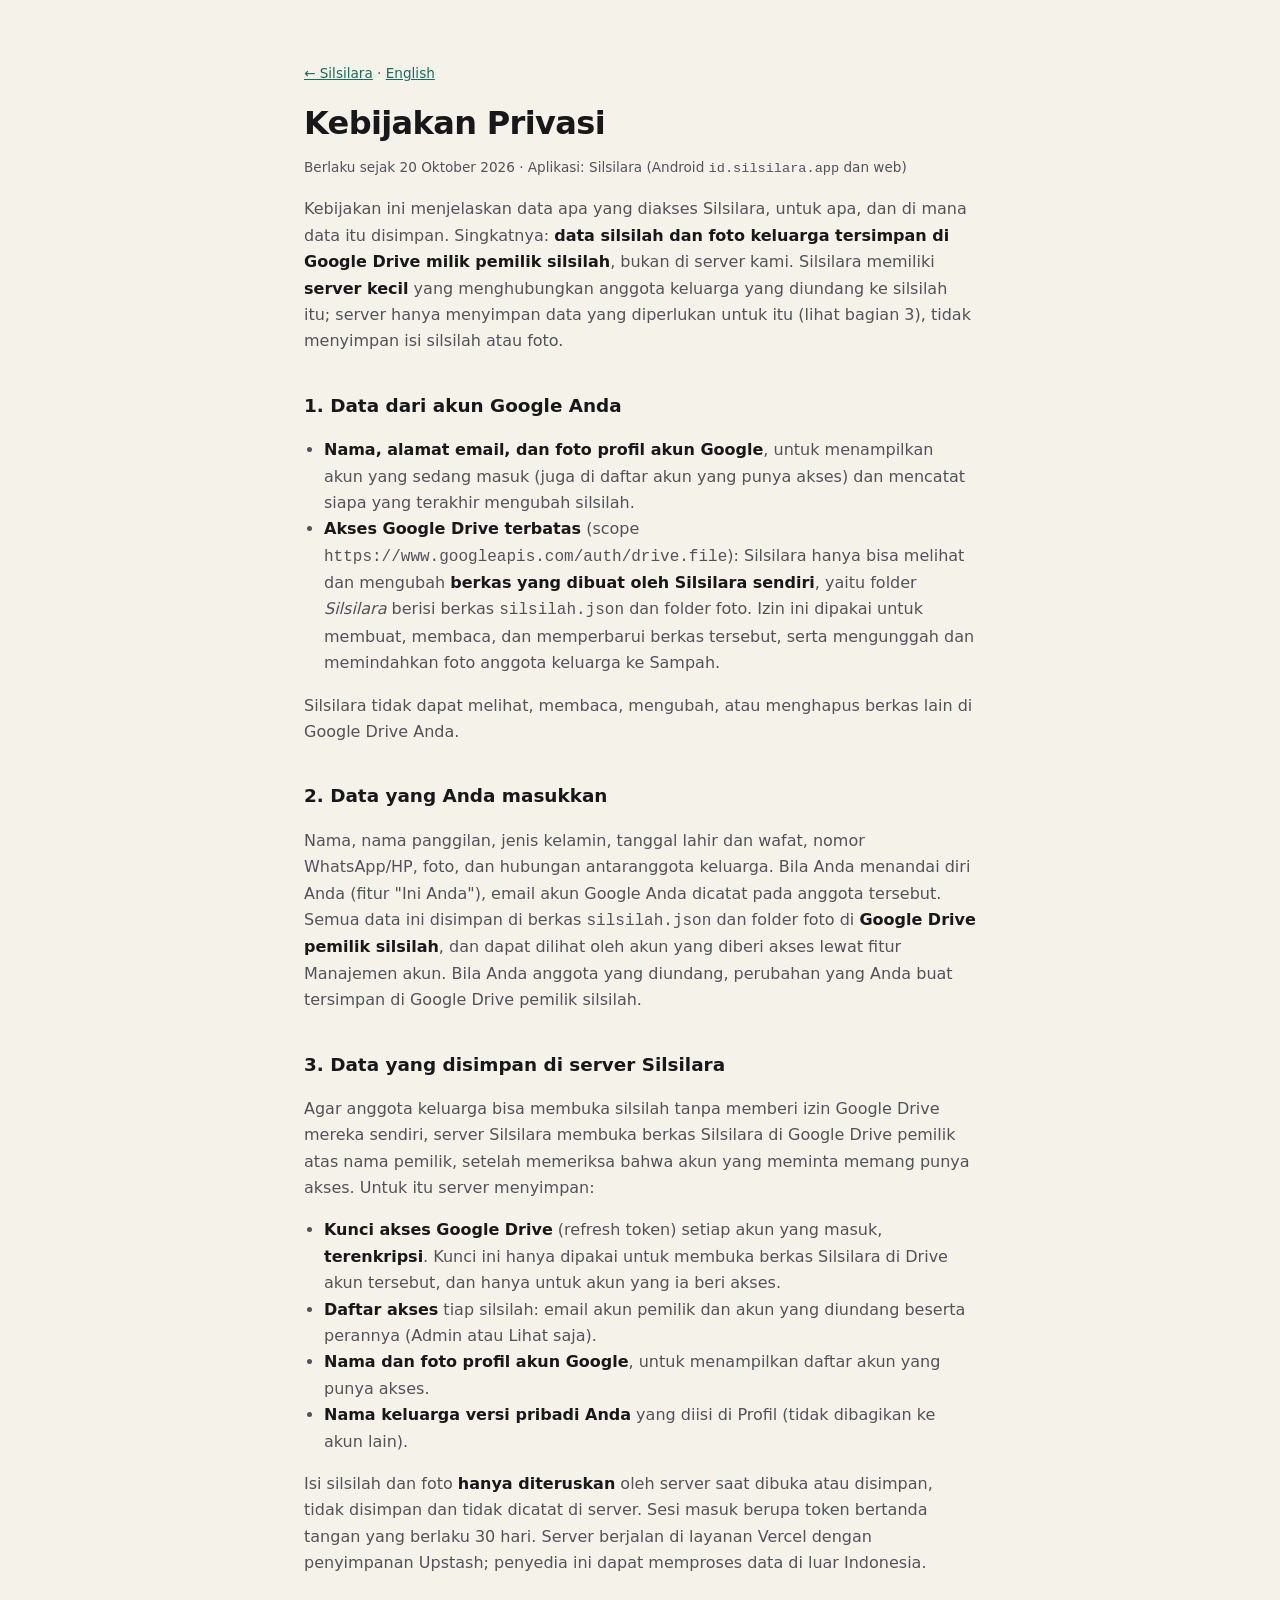
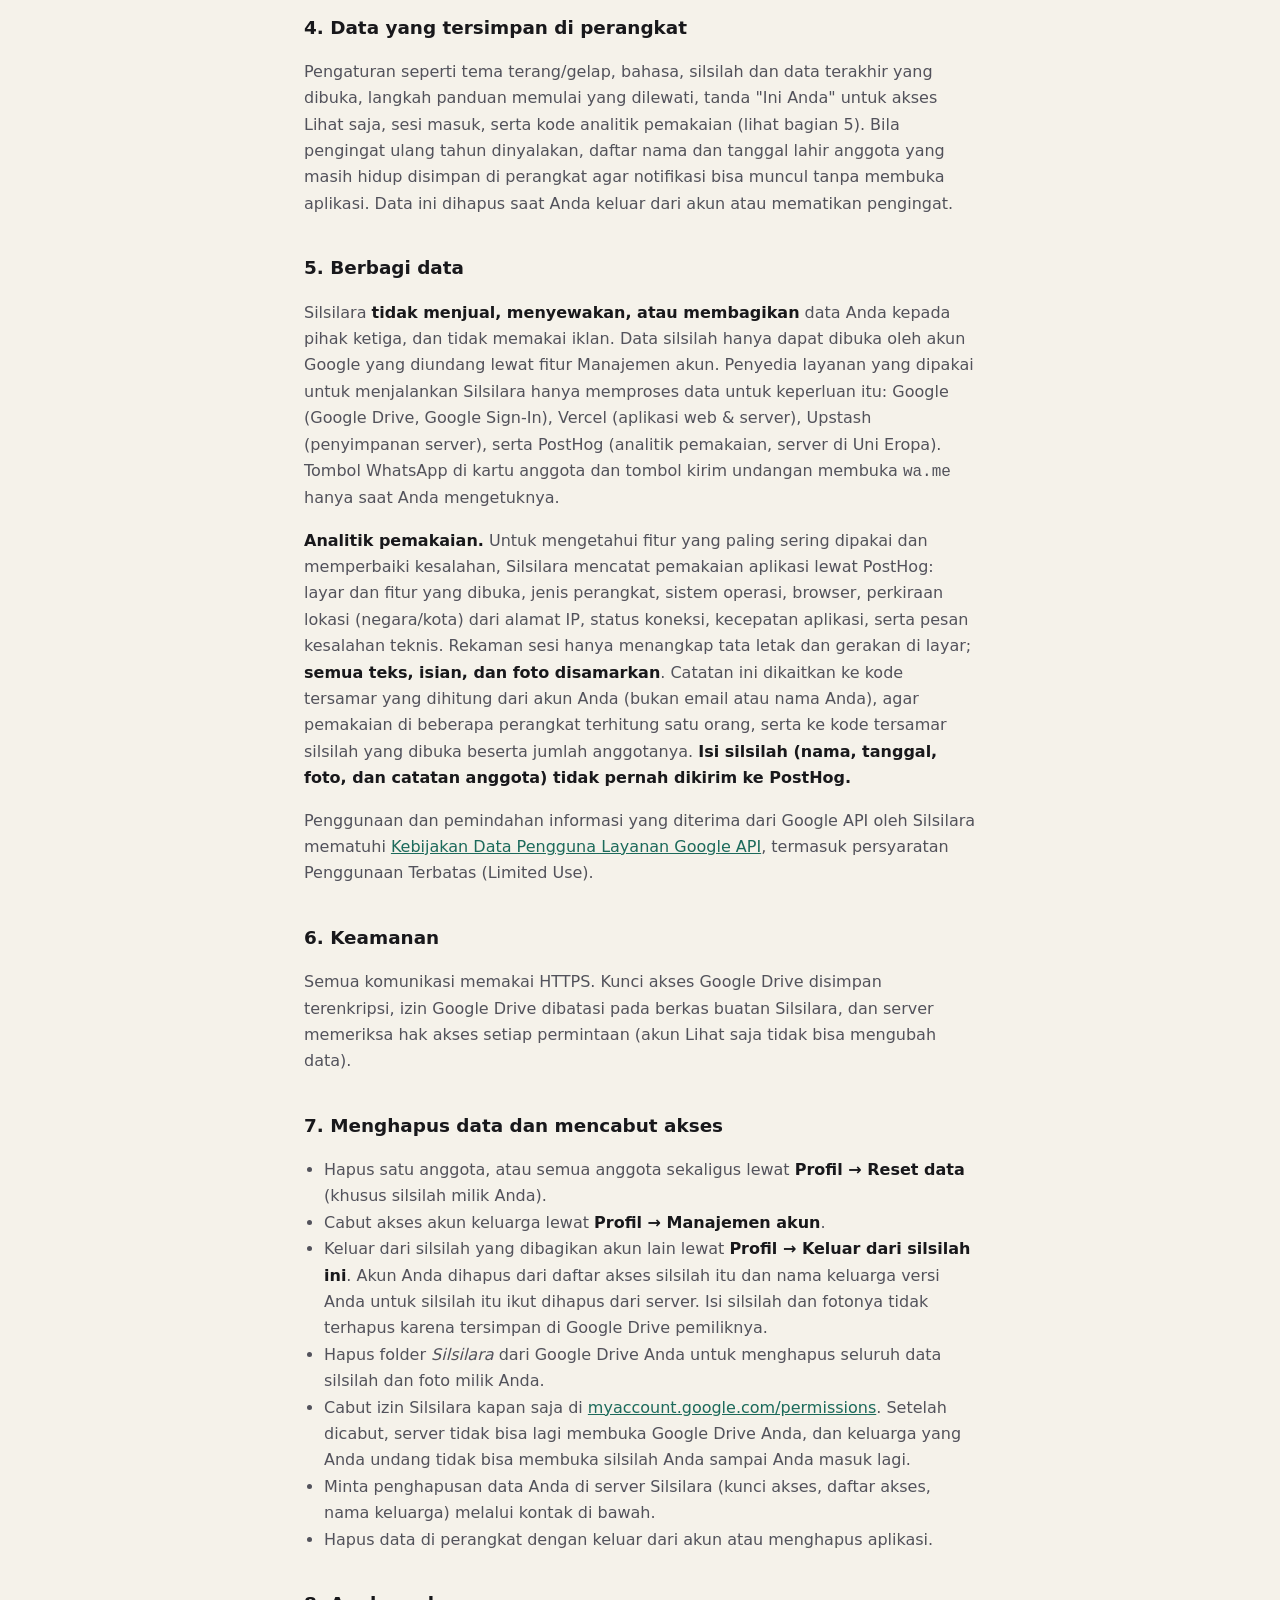
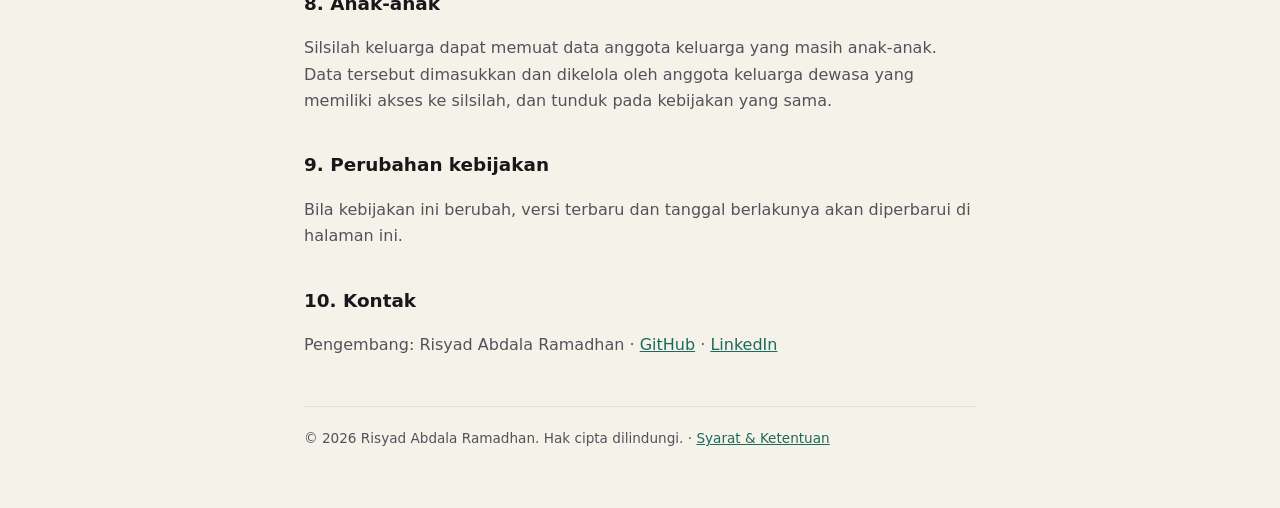
<file: privasi.html>
<!doctype html>
<html lang="id">
  <head>
    <meta charset="UTF-8" />
    <meta name="viewport" content="width=device-width, initial-scale=1.0" />
    <title>Kebijakan Privasi — Silsilara</title>
    <meta name="description" content="Kebijakan privasi aplikasi Silsilara: data apa yang diakses, di mana disimpan, dan bagaimana menghapusnya." />
    <link rel="icon" type="image/svg+xml" href="favicon.svg" />
    <link rel="stylesheet" href="gaya.css" />
    <script src="tema.js"></script>
  </head>
  <body>
    <main>
      <p class="kecil"><a href="./">← Silsilara</a> · <a href="privacy.html" lang="en">English</a></p>
      <h1>Kebijakan Privasi</h1>
      <p class="kecil">Berlaku sejak 20 Oktober 2026 · Aplikasi: Silsilara (Android <code>id.silsilara.app</code> dan web)</p>

      <p>
        Kebijakan ini menjelaskan data apa yang diakses Silsilara, untuk apa, dan di mana data itu disimpan. Singkatnya:
        <strong>data silsilah dan foto keluarga tersimpan di Google Drive milik pemilik silsilah</strong>, bukan di server kami.
        Silsilara memiliki <strong>server kecil</strong> yang menghubungkan anggota keluarga yang diundang ke silsilah itu; server
        hanya menyimpan data yang diperlukan untuk itu (lihat bagian 3), tidak menyimpan isi silsilah atau foto.
      </p>

      <h2>1. Data dari akun Google Anda</h2>
      <ul>
        <li><strong>Nama, alamat email, dan foto profil akun Google</strong>, untuk menampilkan akun yang sedang masuk (juga di daftar akun yang punya akses) dan mencatat siapa yang terakhir mengubah silsilah.</li>
        <li>
          <strong>Akses Google Drive terbatas</strong> (scope <code>https://www.googleapis.com/auth/drive.file</code>): Silsilara
          hanya bisa melihat dan mengubah <strong>berkas yang dibuat oleh Silsilara sendiri</strong>, yaitu folder
          <em>Silsilara</em> berisi berkas <code>silsilah.json</code> dan folder foto. Izin ini dipakai untuk membuat,
          membaca, dan memperbarui berkas tersebut, serta mengunggah dan memindahkan foto anggota keluarga ke Sampah.
        </li>
      </ul>
      <p>Silsilara tidak dapat melihat, membaca, mengubah, atau menghapus berkas lain di Google Drive Anda.</p>

      <h2>2. Data yang Anda masukkan</h2>
      <p>
        Nama, nama panggilan, jenis kelamin, tanggal lahir dan wafat, nomor WhatsApp/HP, foto, dan hubungan antaranggota keluarga.
        Bila Anda menandai diri Anda (fitur "Ini Anda"), email akun Google Anda dicatat pada anggota tersebut. Semua data ini
        disimpan di berkas <code>silsilah.json</code> dan folder foto di <strong>Google Drive pemilik silsilah</strong>, dan dapat
        dilihat oleh akun yang diberi akses lewat fitur Manajemen akun. Bila Anda anggota yang diundang, perubahan yang Anda
        buat tersimpan di Google Drive pemilik silsilah.
      </p>

      <h2>3. Data yang disimpan di server Silsilara</h2>
      <p>
        Agar anggota keluarga bisa membuka silsilah tanpa memberi izin Google Drive mereka sendiri, server Silsilara membuka
        berkas Silsilara di Google Drive pemilik atas nama pemilik, setelah memeriksa bahwa akun yang meminta memang punya
        akses. Untuk itu server menyimpan:
      </p>
      <ul>
        <li><strong>Kunci akses Google Drive</strong> (refresh token) setiap akun yang masuk, <strong>terenkripsi</strong>. Kunci ini hanya dipakai untuk membuka berkas Silsilara di Drive akun tersebut, dan hanya untuk akun yang ia beri akses.</li>
        <li><strong>Daftar akses</strong> tiap silsilah: email akun pemilik dan akun yang diundang beserta perannya (Admin atau Lihat saja).</li>
        <li><strong>Nama dan foto profil akun Google</strong>, untuk menampilkan daftar akun yang punya akses.</li>
        <li><strong>Nama keluarga versi pribadi Anda</strong> yang diisi di Profil (tidak dibagikan ke akun lain).</li>
      </ul>
      <p>
        Isi silsilah dan foto <strong>hanya diteruskan</strong> oleh server saat dibuka atau disimpan, tidak disimpan dan tidak
        dicatat di server. Sesi masuk berupa token bertanda tangan yang berlaku 30 hari. Server berjalan di layanan Vercel
        dengan penyimpanan Upstash; penyedia ini dapat memproses data di luar Indonesia.
      </p>

      <h2>4. Data yang tersimpan di perangkat</h2>
      <p>
        Pengaturan seperti tema terang/gelap, bahasa, silsilah dan data terakhir yang dibuka, langkah panduan memulai yang
        dilewati, tanda "Ini Anda" untuk akses Lihat saja, sesi masuk, serta kode analitik pemakaian (lihat bagian 5).
        Bila pengingat ulang tahun dinyalakan, daftar nama dan tanggal lahir anggota yang masih hidup disimpan di perangkat
        agar notifikasi bisa muncul tanpa membuka aplikasi. Data ini dihapus saat Anda keluar dari akun atau mematikan pengingat.
      </p>

      <h2>5. Berbagi data</h2>
      <p>
        Silsilara <strong>tidak menjual, menyewakan, atau membagikan</strong> data Anda kepada pihak ketiga, dan tidak memakai
        iklan. Data silsilah hanya dapat dibuka oleh akun Google yang diundang lewat fitur Manajemen akun.
        Penyedia layanan yang dipakai untuk menjalankan Silsilara hanya memproses data untuk keperluan itu: Google (Google Drive,
        Google Sign-In), Vercel (aplikasi web & server), Upstash (penyimpanan server), serta PostHog (analitik pemakaian, server di Uni Eropa).
        Tombol WhatsApp di kartu anggota dan tombol kirim undangan membuka <code>wa.me</code> hanya saat Anda mengetuknya.
      </p>
      <p>
        <strong>Analitik pemakaian.</strong> Untuk mengetahui fitur yang paling sering dipakai dan memperbaiki kesalahan,
        Silsilara mencatat pemakaian aplikasi lewat PostHog: layar dan fitur yang dibuka, jenis perangkat, sistem operasi,
        browser, perkiraan lokasi (negara/kota) dari alamat IP, status koneksi, kecepatan aplikasi, serta pesan kesalahan teknis. Rekaman sesi hanya menangkap
        tata letak dan gerakan di layar; <strong>semua teks, isian, dan foto disamarkan</strong>. Catatan ini dikaitkan ke kode
        tersamar yang dihitung dari akun Anda (bukan email atau nama Anda), agar pemakaian di beberapa perangkat terhitung satu
        orang, serta ke kode tersamar silsilah yang dibuka beserta jumlah anggotanya. <strong>Isi silsilah (nama, tanggal, foto, dan catatan anggota) tidak pernah dikirim ke PostHog.</strong>
      </p>
      <p>
        Penggunaan dan pemindahan informasi yang diterima dari Google API oleh Silsilara mematuhi
        <a href="https://developers.google.com/terms/api-services-user-data-policy">Kebijakan Data Pengguna Layanan Google API</a>,
        termasuk persyaratan Penggunaan Terbatas (Limited Use).
      </p>

      <h2>6. Keamanan</h2>
      <p>
        Semua komunikasi memakai HTTPS. Kunci akses Google Drive disimpan terenkripsi, izin Google Drive dibatasi pada berkas
        buatan Silsilara, dan server memeriksa hak akses setiap permintaan (akun Lihat saja tidak bisa mengubah data).
      </p>

      <h2>7. Menghapus data dan mencabut akses</h2>
      <ul>
        <li>Hapus satu anggota, atau semua anggota sekaligus lewat <strong>Profil → Reset data</strong> (khusus silsilah milik Anda).</li>
        <li>Cabut akses akun keluarga lewat <strong>Profil → Manajemen akun</strong>.</li>
        <li>
          Keluar dari silsilah yang dibagikan akun lain lewat <strong>Profil → Keluar dari silsilah ini</strong>. Akun Anda
          dihapus dari daftar akses silsilah itu dan nama keluarga versi Anda untuk silsilah itu ikut dihapus dari server.
          Isi silsilah dan fotonya tidak terhapus karena tersimpan di Google Drive pemiliknya.
        </li>
        <li>Hapus folder <em>Silsilara</em> dari Google Drive Anda untuk menghapus seluruh data silsilah dan foto milik Anda.</li>
        <li>
          Cabut izin Silsilara kapan saja di <a href="https://myaccount.google.com/permissions">myaccount.google.com/permissions</a>.
          Setelah dicabut, server tidak bisa lagi membuka Google Drive Anda, dan keluarga yang Anda undang tidak bisa membuka
          silsilah Anda sampai Anda masuk lagi.
        </li>
        <li>Minta penghapusan data Anda di server Silsilara (kunci akses, daftar akses, nama keluarga) melalui kontak di bawah.</li>
        <li>Hapus data di perangkat dengan keluar dari akun atau menghapus aplikasi.</li>
      </ul>

      <h2>8. Anak-anak</h2>
      <p>
        Silsilah keluarga dapat memuat data anggota keluarga yang masih anak-anak. Data tersebut dimasukkan dan dikelola oleh
        anggota keluarga dewasa yang memiliki akses ke silsilah, dan tunduk pada kebijakan yang sama.
      </p>

      <h2>9. Perubahan kebijakan</h2>
      <p>Bila kebijakan ini berubah, versi terbaru dan tanggal berlakunya akan diperbarui di halaman ini.</p>

      <h2>10. Kontak</h2>
      <p>
        Pengembang: Risyad Abdala Ramadhan ·
        <a href="https://github.com/masrisyad">GitHub</a> ·
        <a href="https://www.linkedin.com/in/risyadabdalaramadhan/">LinkedIn</a>
      </p>

      <footer>© 2026 Risyad Abdala Ramadhan. Hak cipta dilindungi. · <a href="syarat.html">Syarat &amp; Ketentuan</a></footer>
    </main>
  </body>
</html>
</file>
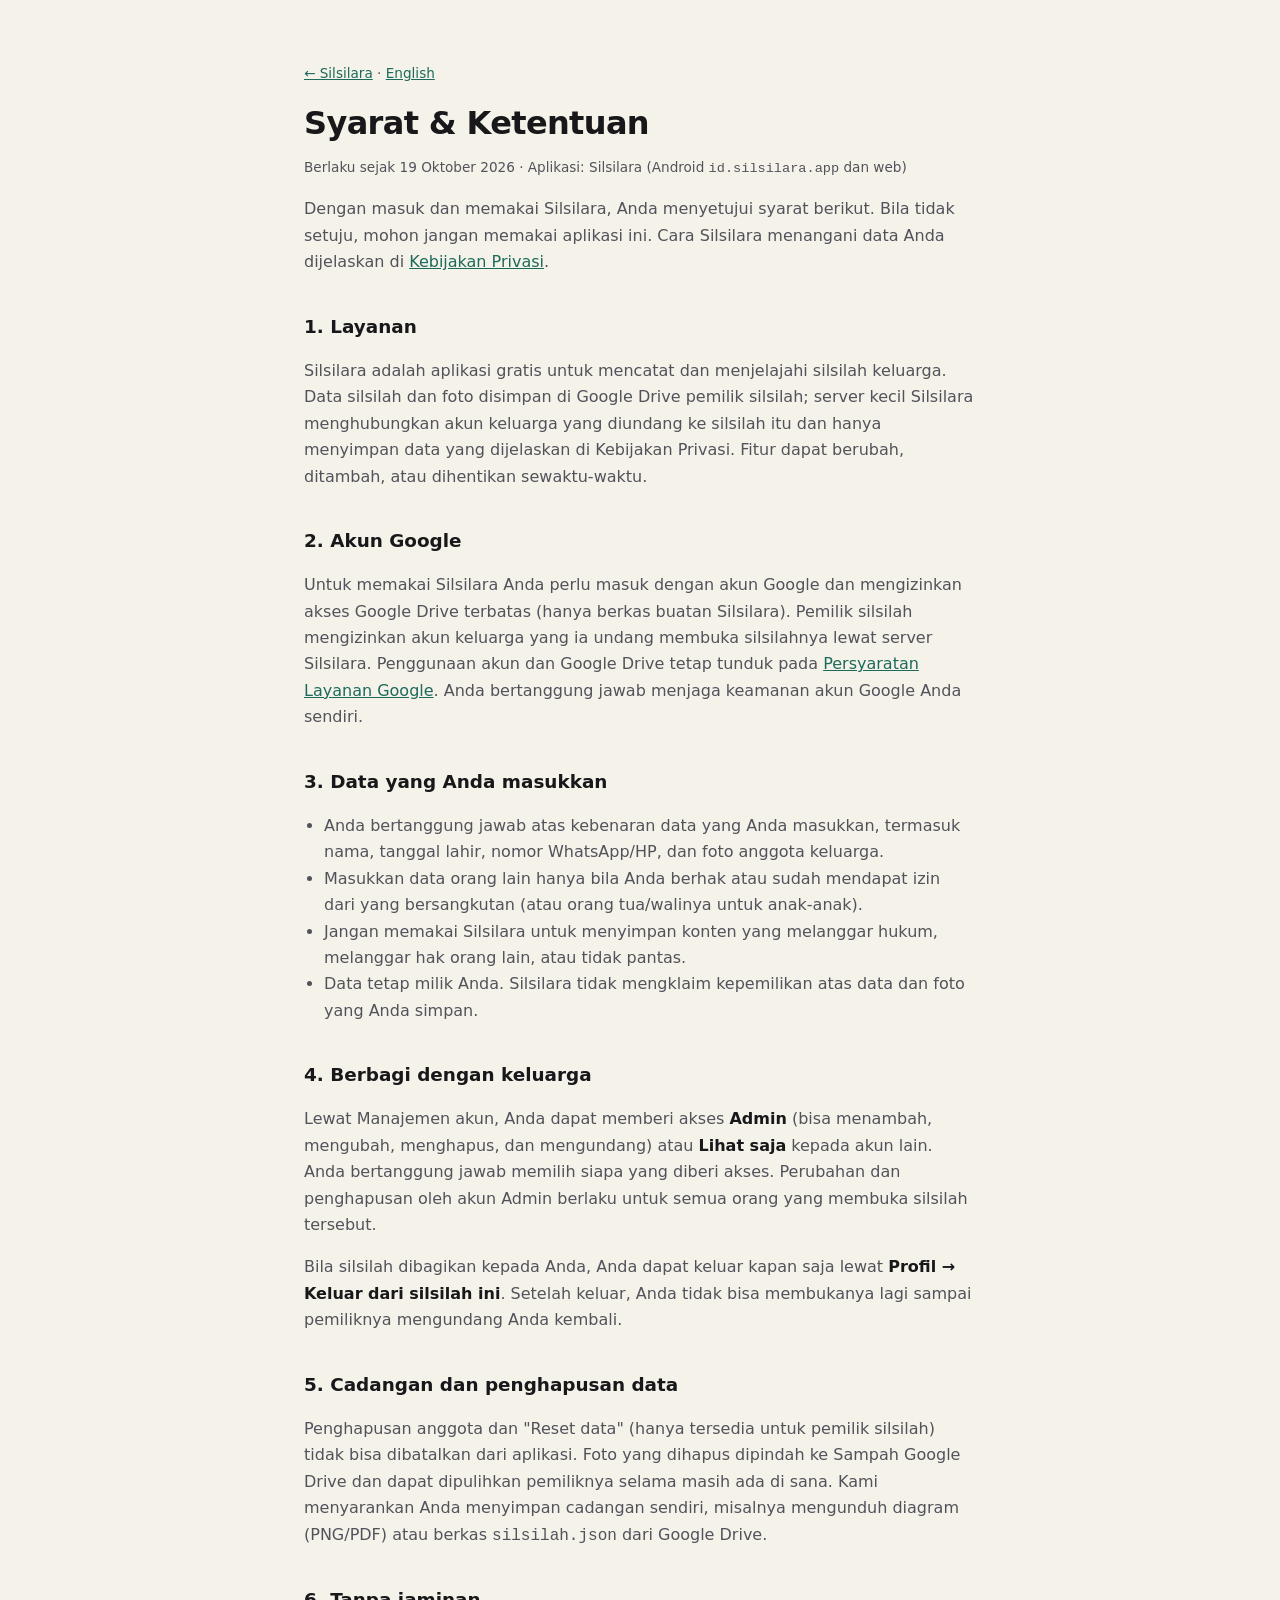
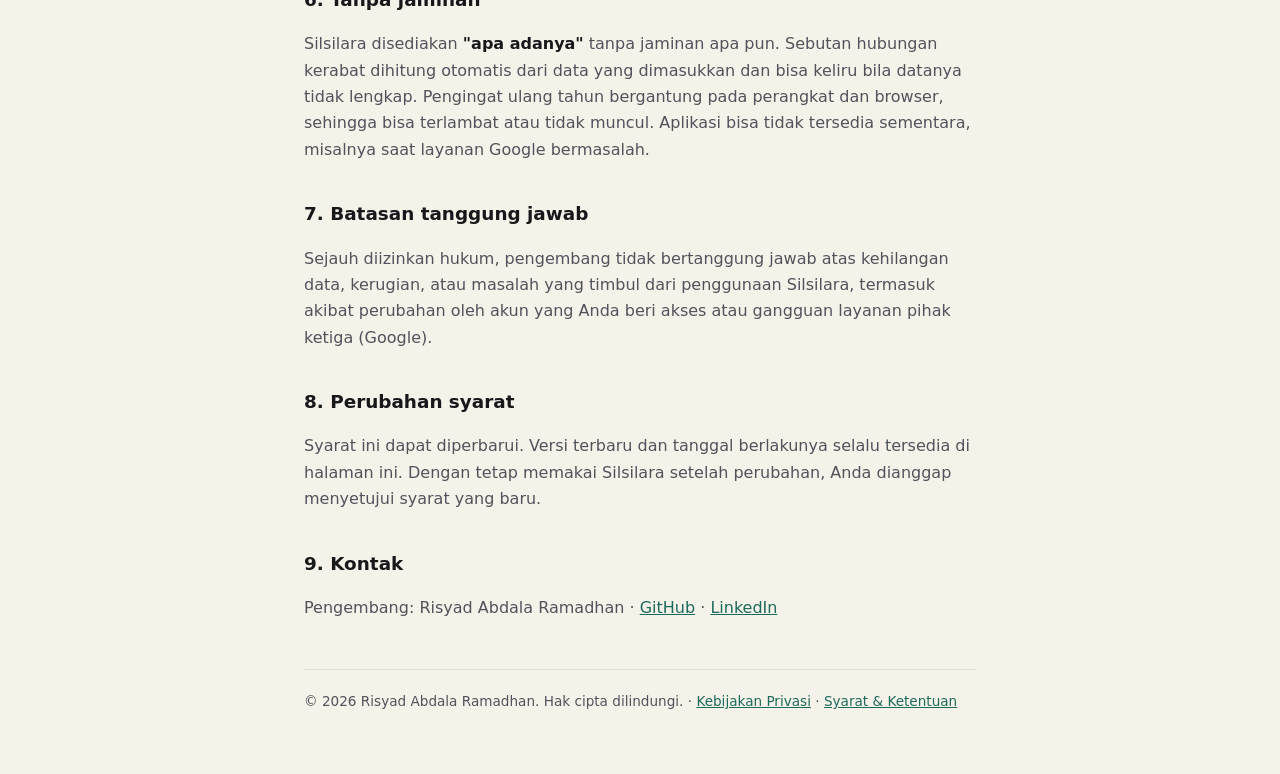
<file: syarat.html>
<!doctype html>
<html lang="id">
  <head>
    <meta charset="UTF-8" />
    <meta name="viewport" content="width=device-width, initial-scale=1.0" />
    <title>Syarat &amp; Ketentuan — Silsilara</title>
    <meta name="description" content="Syarat dan ketentuan penggunaan aplikasi Silsilara." />
    <link rel="icon" type="image/svg+xml" href="favicon.svg" />
    <link rel="stylesheet" href="gaya.css" />
    <script src="tema.js"></script>
  </head>
  <body>
    <main>
      <p class="kecil"><a href="./">← Silsilara</a> · <a href="terms.html" lang="en">English</a></p>
      <h1>Syarat &amp; Ketentuan</h1>
      <p class="kecil">Berlaku sejak 19 Oktober 2026 · Aplikasi: Silsilara (Android <code>id.silsilara.app</code> dan web)</p>

      <p>
        Dengan masuk dan memakai Silsilara, Anda menyetujui syarat berikut. Bila tidak setuju, mohon jangan memakai
        aplikasi ini. Cara Silsilara menangani data Anda dijelaskan di <a href="privasi.html">Kebijakan Privasi</a>.
      </p>

      <h2>1. Layanan</h2>
      <p>
        Silsilara adalah aplikasi gratis untuk mencatat dan menjelajahi silsilah keluarga. Data silsilah dan foto disimpan di
        Google Drive pemilik silsilah; server kecil Silsilara menghubungkan akun keluarga yang diundang ke silsilah itu dan
        hanya menyimpan data yang dijelaskan di Kebijakan Privasi. Fitur dapat berubah, ditambah, atau dihentikan sewaktu-waktu.
      </p>

      <h2>2. Akun Google</h2>
      <p>
        Untuk memakai Silsilara Anda perlu masuk dengan akun Google dan mengizinkan akses Google Drive terbatas (hanya berkas
        buatan Silsilara). Pemilik silsilah mengizinkan akun keluarga yang ia undang membuka silsilahnya lewat server Silsilara.
        Penggunaan akun dan
        Google Drive tetap tunduk pada <a href="https://policies.google.com/terms">Persyaratan Layanan Google</a>. Anda
        bertanggung jawab menjaga keamanan akun Google Anda sendiri.
      </p>

      <h2>3. Data yang Anda masukkan</h2>
      <ul>
        <li>Anda bertanggung jawab atas kebenaran data yang Anda masukkan, termasuk nama, tanggal lahir, nomor WhatsApp/HP, dan foto anggota keluarga.</li>
        <li>Masukkan data orang lain hanya bila Anda berhak atau sudah mendapat izin dari yang bersangkutan (atau orang tua/walinya untuk anak-anak).</li>
        <li>Jangan memakai Silsilara untuk menyimpan konten yang melanggar hukum, melanggar hak orang lain, atau tidak pantas.</li>
        <li>Data tetap milik Anda. Silsilara tidak mengklaim kepemilikan atas data dan foto yang Anda simpan.</li>
      </ul>

      <h2>4. Berbagi dengan keluarga</h2>
      <p>
        Lewat Manajemen akun, Anda dapat memberi akses <strong>Admin</strong> (bisa menambah, mengubah, menghapus, dan
        mengundang) atau <strong>Lihat saja</strong> kepada akun lain. Anda bertanggung jawab memilih siapa yang diberi akses.
        Perubahan dan penghapusan oleh akun Admin berlaku untuk semua orang yang membuka silsilah tersebut.
      </p>
      <p>
        Bila silsilah dibagikan kepada Anda, Anda dapat keluar kapan saja lewat <strong>Profil → Keluar dari silsilah ini</strong>.
        Setelah keluar, Anda tidak bisa membukanya lagi sampai pemiliknya mengundang Anda kembali.
      </p>

      <h2>5. Cadangan dan penghapusan data</h2>
      <p>
        Penghapusan anggota dan "Reset data" (hanya tersedia untuk pemilik silsilah) tidak bisa dibatalkan dari aplikasi. Foto yang dihapus dipindah ke Sampah
        Google Drive dan dapat dipulihkan pemiliknya selama masih ada di sana. Kami menyarankan Anda menyimpan cadangan
        sendiri, misalnya mengunduh diagram (PNG/PDF) atau berkas <code>silsilah.json</code> dari Google Drive.
      </p>

      <h2>6. Tanpa jaminan</h2>
      <p>
        Silsilara disediakan <strong>"apa adanya"</strong> tanpa jaminan apa pun. Sebutan hubungan kerabat dihitung otomatis
        dari data yang dimasukkan dan bisa keliru bila datanya tidak lengkap. Pengingat ulang tahun bergantung pada perangkat
        dan browser, sehingga bisa terlambat atau tidak muncul. Aplikasi bisa tidak tersedia sementara, misalnya saat layanan
        Google bermasalah.
      </p>

      <h2>7. Batasan tanggung jawab</h2>
      <p>
        Sejauh diizinkan hukum, pengembang tidak bertanggung jawab atas kehilangan data, kerugian, atau masalah yang timbul
        dari penggunaan Silsilara, termasuk akibat perubahan oleh akun yang Anda beri akses atau gangguan layanan pihak
        ketiga (Google).
      </p>

      <h2>8. Perubahan syarat</h2>
      <p>
        Syarat ini dapat diperbarui. Versi terbaru dan tanggal berlakunya selalu tersedia di halaman ini. Dengan tetap
        memakai Silsilara setelah perubahan, Anda dianggap menyetujui syarat yang baru.
      </p>

      <h2>9. Kontak</h2>
      <p>
        Pengembang: Risyad Abdala Ramadhan ·
        <a href="https://github.com/masrisyad">GitHub</a> ·
        <a href="https://www.linkedin.com/in/risyadabdalaramadhan/">LinkedIn</a>
      </p>

      <footer>
        © 2026 Risyad Abdala Ramadhan. Hak cipta dilindungi. ·
        <a href="privasi.html">Kebijakan Privasi</a> ·
        <a href="syarat.html">Syarat &amp; Ketentuan</a>
      </footer>
    </main>
  </body>
</html>
</file>
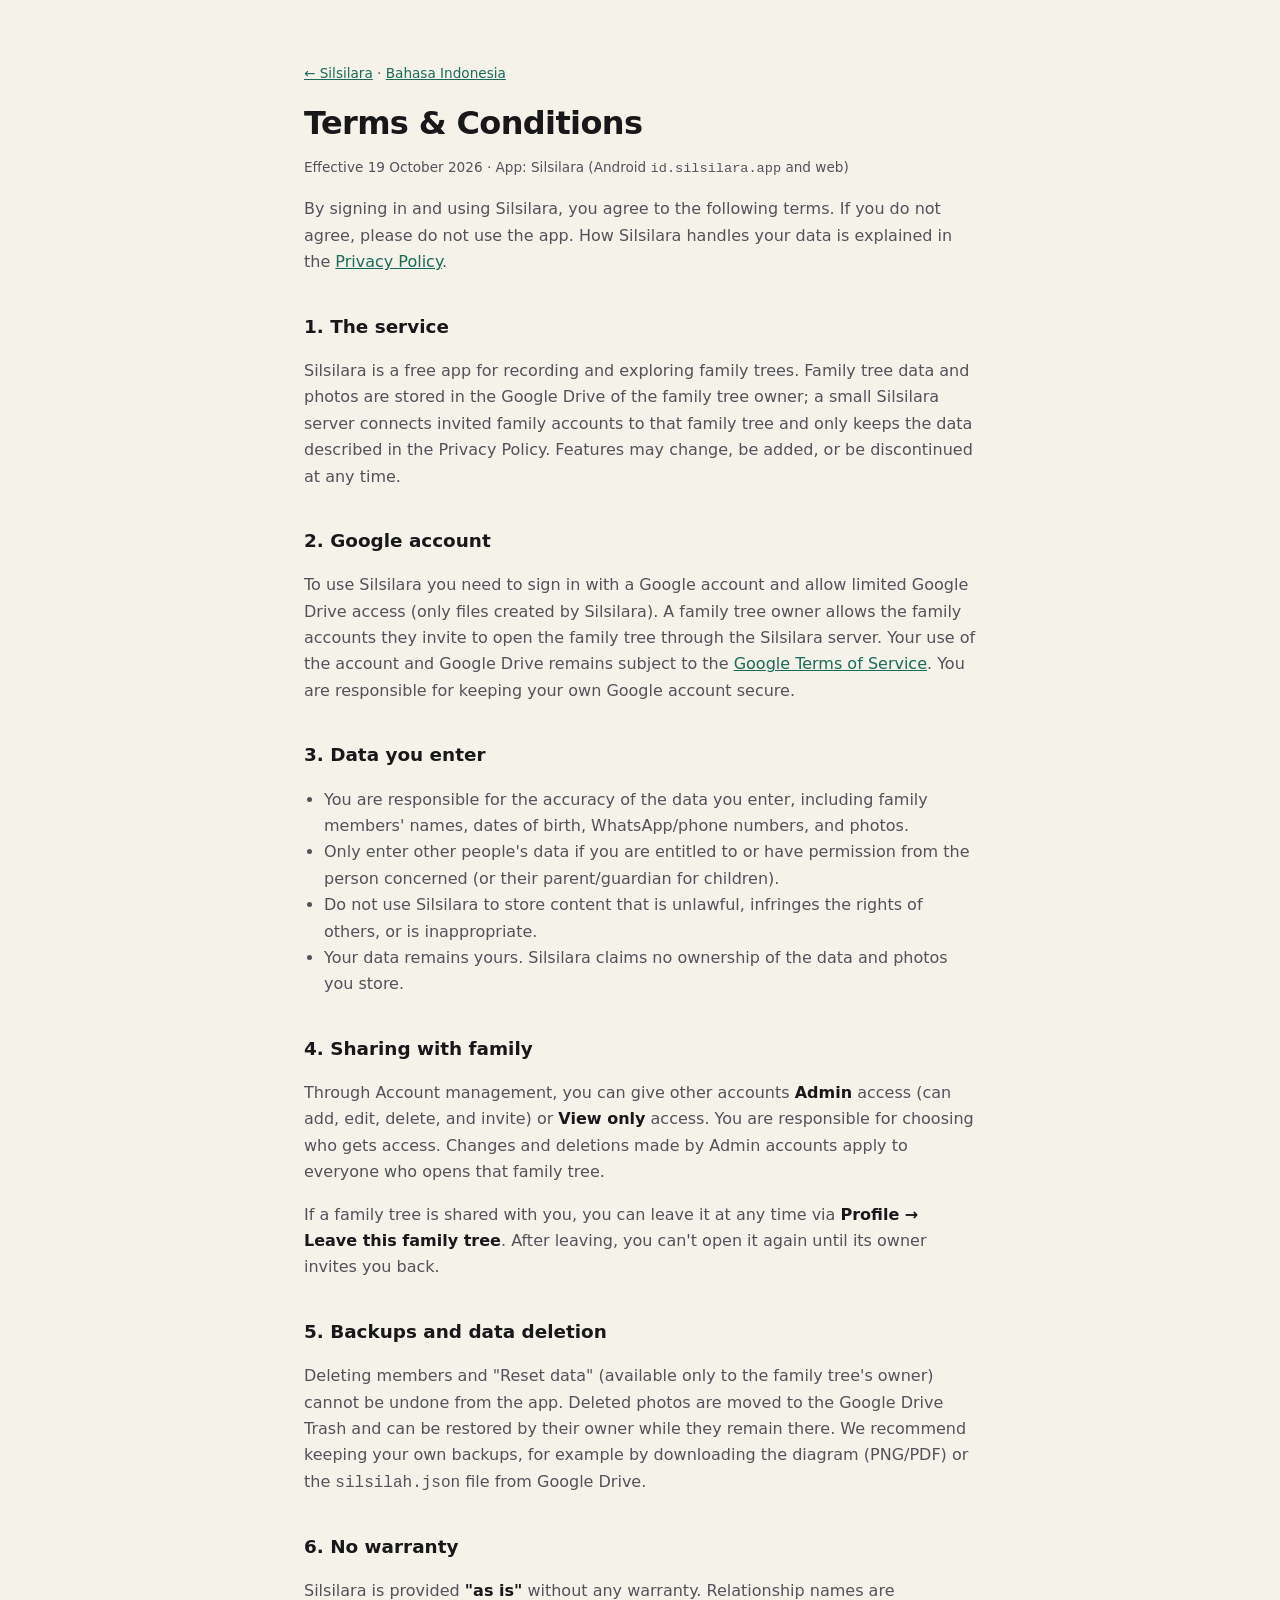
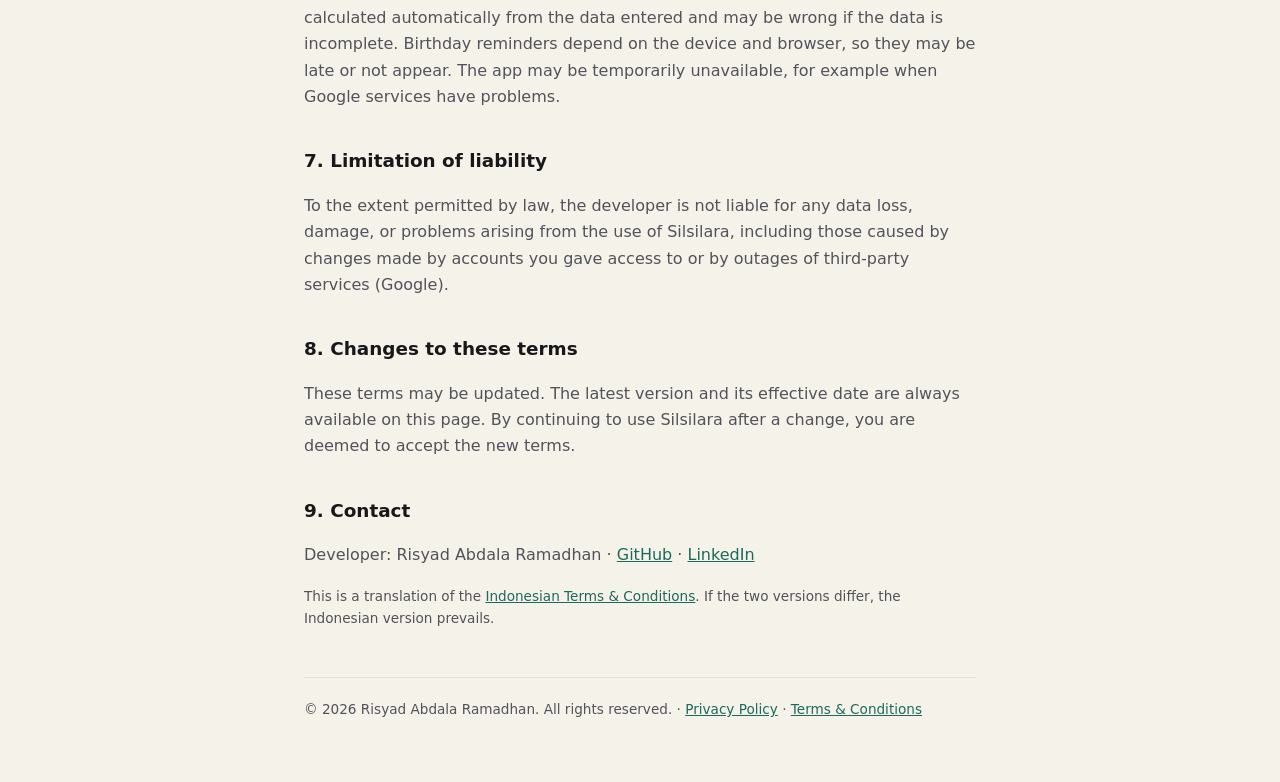
<file: terms.html>
<!doctype html>
<html lang="en">
  <head>
    <meta charset="UTF-8" />
    <meta name="viewport" content="width=device-width, initial-scale=1.0" />
    <title>Terms &amp; Conditions — Silsilara</title>
    <meta name="description" content="Terms and conditions for using the Silsilara app." />
    <link rel="icon" type="image/svg+xml" href="favicon.svg" />
    <link rel="stylesheet" href="gaya.css" />
    <script src="tema.js"></script>
  </head>
  <body>
    <main>
      <p class="kecil"><a href="./">← Silsilara</a> · <a href="syarat.html" lang="id">Bahasa Indonesia</a></p>
      <h1>Terms &amp; Conditions</h1>
      <p class="kecil">Effective 19 October 2026 · App: Silsilara (Android <code>id.silsilara.app</code> and web)</p>

      <p>
        By signing in and using Silsilara, you agree to the following terms. If you do not agree, please do not use
        the app. How Silsilara handles your data is explained in the <a href="privacy.html">Privacy Policy</a>.
      </p>

      <h2>1. The service</h2>
      <p>
        Silsilara is a free app for recording and exploring family trees. Family tree data and photos are stored in the
        Google Drive of the family tree owner; a small Silsilara server connects invited family accounts to that family tree
        and only keeps the data described in the Privacy Policy. Features may change, be added, or be discontinued at any time.
      </p>

      <h2>2. Google account</h2>
      <p>
        To use Silsilara you need to sign in with a Google account and allow limited Google Drive access (only files created
        by Silsilara). A family tree owner allows the family accounts they invite to open the family tree through the
        Silsilara server. Your use of the account
        and Google Drive remains subject to the <a href="https://policies.google.com/terms">Google Terms of Service</a>. You
        are responsible for keeping your own Google account secure.
      </p>

      <h2>3. Data you enter</h2>
      <ul>
        <li>You are responsible for the accuracy of the data you enter, including family members' names, dates of birth, WhatsApp/phone numbers, and photos.</li>
        <li>Only enter other people's data if you are entitled to or have permission from the person concerned (or their parent/guardian for children).</li>
        <li>Do not use Silsilara to store content that is unlawful, infringes the rights of others, or is inappropriate.</li>
        <li>Your data remains yours. Silsilara claims no ownership of the data and photos you store.</li>
      </ul>

      <h2>4. Sharing with family</h2>
      <p>
        Through Account management, you can give other accounts <strong>Admin</strong> access (can add, edit, delete, and
        invite) or <strong>View only</strong> access. You are responsible for choosing who gets access.
        Changes and deletions made by Admin accounts apply to everyone who opens that family tree.
      </p>
      <p>
        If a family tree is shared with you, you can leave it at any time via <strong>Profile → Leave this family tree</strong>.
        After leaving, you can't open it again until its owner invites you back.
      </p>

      <h2>5. Backups and data deletion</h2>
      <p>
        Deleting members and "Reset data" (available only to the family tree's owner) cannot be undone from the app. Deleted photos are moved to the Google Drive
        Trash and can be restored by their owner while they remain there. We recommend keeping your own backups, for
        example by downloading the diagram (PNG/PDF) or the <code>silsilah.json</code> file from Google Drive.
      </p>

      <h2>6. No warranty</h2>
      <p>
        Silsilara is provided <strong>"as is"</strong> without any warranty. Relationship names are calculated automatically
        from the data entered and may be wrong if the data is incomplete. Birthday reminders depend on the device and
        browser, so they may be late or not appear. The app may be temporarily unavailable, for example when Google
        services have problems.
      </p>

      <h2>7. Limitation of liability</h2>
      <p>
        To the extent permitted by law, the developer is not liable for any data loss, damage, or problems arising from
        the use of Silsilara, including those caused by changes made by accounts you gave access to or by outages of
        third-party services (Google).
      </p>

      <h2>8. Changes to these terms</h2>
      <p>
        These terms may be updated. The latest version and its effective date are always available on this page. By
        continuing to use Silsilara after a change, you are deemed to accept the new terms.
      </p>

      <h2>9. Contact</h2>
      <p>
        Developer: Risyad Abdala Ramadhan ·
        <a href="https://github.com/masrisyad">GitHub</a> ·
        <a href="https://www.linkedin.com/in/risyadabdalaramadhan/">LinkedIn</a>
      </p>

      <p class="kecil">This is a translation of the <a href="syarat.html" lang="id">Indonesian Terms &amp; Conditions</a>. If the two versions differ, the Indonesian version prevails.</p>

      <footer>
        © 2026 Risyad Abdala Ramadhan. All rights reserved. ·
        <a href="privacy.html">Privacy Policy</a> ·
        <a href="terms.html">Terms &amp; Conditions</a>
      </footer>
    </main>
  </body>
</html>
</file>
<file: gaya.css>
/* Halaman informasi Silsilara (beranda & kebijakan privasi) — warna sama dengan aplikasi.
   Bawaan mode terang; mode gelap lewat tombol tema (tema.js menyetel data-tema="gelap" di <html>). */
:root {
  color-scheme: light;
  --latar: #f5f2ea;
  --panel: #ffffff;
  --garis: rgb(24 24 27 / 0.08);
  --teks: #18181b;
  --redup: #52525b;
  --aksen: #1c6a5b;
  --teks-aksen: #ffffff; /* teks di atas tombol beraksen */
}
:root[data-tema='gelap'] {
  color-scheme: dark;
  --latar: #0a0f0e;
  --panel: rgb(255 255 255 / 0.04);
  --garis: rgb(255 255 255 / 0.08);
  --teks: #f4f4f5;
  --redup: #a1a1aa;
  --aksen: #f2b544;
  --teks-aksen: #18181b;
}
* {
  box-sizing: border-box;
}
body {
  margin: 0;
  background: var(--latar);
  color: var(--teks);
  font: 16px/1.65 'Plus Jakarta Sans', ui-sans-serif, system-ui, -apple-system, 'Segoe UI', sans-serif;
}
main {
  max-width: 44rem;
  margin: 0 auto;
  padding: 3rem 1rem 4rem;
}
.logo {
  display: block;
  width: 4rem;
  height: 4rem;
}
h1 {
  margin: 1.25rem 0 0.25rem;
  font-size: 2rem;
  line-height: 1.2;
  letter-spacing: -0.02em;
}
h2 {
  margin: 2.25rem 0 0.5rem;
  font-size: 1.15rem;
}
p,
li {
  color: var(--redup);
}
strong {
  color: var(--teks);
}
a {
  color: var(--aksen);
}
ul {
  padding-left: 1.25rem;
}
.kartu {
  margin-top: 1.5rem;
  padding: 1.25rem 1.5rem;
  border: 1px solid var(--garis);
  border-radius: 1rem;
  background: var(--panel);
}
.kecil {
  font-size: 0.85rem;
}

/* Beranda = halaman unduhan (index.html), tata letak mirip halaman aplikasi di toko aplikasi. */
.aplikasi {
  position: relative;
  display: flex;
  gap: 1.25rem;
  align-items: center;
  padding-right: 3.25rem; /* ruang tombol tema */
}
.tombol-tema {
  position: absolute;
  top: 0;
  right: 0;
  display: grid;
  place-items: center;
  width: 2.75rem;
  height: 2.75rem;
  border: 1px solid var(--garis);
  border-radius: 999px;
  background: var(--panel);
  color: var(--teks);
  cursor: pointer;
}
.tombol-tema:focus-visible {
  outline: 3px solid color-mix(in srgb, var(--aksen) 50%, transparent);
  outline-offset: 2px;
}
.tombol-tema .ikon-matahari,
:root[data-tema='gelap'] .tombol-tema .ikon-bulan {
  display: none;
}
:root[data-tema='gelap'] .tombol-tema .ikon-matahari {
  display: block;
}
.ikon-aplikasi {
  width: 6rem;
  height: 6rem;
  flex: none;
  border-radius: 1.4rem;
  box-shadow: 0 6px 20px rgb(0 0 0 / 0.18);
}
.aplikasi h1 {
  margin: 0;
}
.aplikasi p {
  margin: 0;
}
.pengembang {
  color: var(--aksen) !important;
  font-weight: 600;
  font-size: 0.95rem;
}
.slogan {
  font-size: 0.95rem;
}
.statistik {
  display: grid;
  grid-template-columns: repeat(4, 1fr);
  margin: 1.5rem 0 0;
  padding: 0.75rem 0;
  border-block: 1px solid var(--garis);
  text-align: center;
}
.statistik div + div {
  border-left: 1px solid var(--garis);
}
.statistik dt {
  font-size: 0.75rem;
  color: var(--redup);
}
.statistik dd {
  margin: 0;
  font-weight: 700;
}
.pemberitahuan {
  margin-top: 1.25rem;
  padding: 0.9rem 1.1rem;
  border-radius: 0.75rem;
  background: color-mix(in srgb, var(--aksen) 14%, transparent);
  color: var(--teks);
  font-size: 0.95rem;
}
.unduh {
  margin-top: 1.5rem;
}
.tombol-unduh {
  display: flex;
  flex-wrap: wrap;
  gap: 0.75rem;
}
.tombol {
  display: inline-flex;
  align-items: center;
  justify-content: center;
  gap: 0.5rem;
  min-height: 3rem;
  padding: 0 1.5rem;
  border: 1px solid var(--garis);
  border-radius: 999px;
  background: var(--panel);
  color: var(--teks);
  font: inherit;
  font-weight: 600;
  text-decoration: none;
  cursor: pointer;
}
.tombol.utama {
  flex: 1 1 14rem;
  border-color: transparent;
  background: var(--aksen);
  color: var(--teks-aksen);
  font-size: 1.05rem;
}
.tombol.kedua {
  flex: 1 1 10rem;
}
.tombol:hover {
  filter: brightness(1.06);
}
.tombol:focus-visible {
  outline: 3px solid color-mix(in srgb, var(--aksen) 50%, transparent);
  outline-offset: 2px;
}
.catatan-unduh {
  margin: 0.75rem 0 0;
}
.kartu-qr {
  display: flex;
  gap: 1.25rem;
  align-items: center;
}
.kartu-qr[hidden],
.pemberitahuan[hidden],
.tombol[hidden] {
  display: none;
}
#pesan-aplikasi {
  border: 1px solid color-mix(in srgb, var(--aksen) 45%, transparent);
}
#pesan-aplikasi .tombol-unduh {
  margin-top: 0.75rem;
}
/* iPhone/iPad: petunjuk menu titik tiga adalah langkah utama (tidak ada tombol), jadi tidak diredupkan. */
#petunjuk-menu:not(.kecil) {
  margin: 0.75rem 0 0;
  color: var(--teks);
}
.kartu-qr img {
  flex: none;
  border-radius: 0.5rem;
  background: #fff;
  padding: 0.4rem;
}
.kartu-qr p {
  margin: 0.25rem 0 0;
}
.bagikan {
  display: flex;
  flex-wrap: wrap;
  gap: 0.5rem;
  align-items: center;
  margin-top: 1.25rem;
  color: var(--redup);
}
.kecil-tombol {
  min-height: 2.25rem;
  padding: 0 1rem;
  font-size: 0.9rem;
}
.layar {
  display: flex;
  gap: 0.75rem;
  overflow-x: auto;
  scroll-snap-type: x mandatory;
  padding-bottom: 0.5rem;
}
.layar img {
  flex: none;
  width: 11.25rem;
  height: auto;
  aspect-ratio: 390 / 844;
  border: 1px solid var(--garis);
  border-radius: 1rem;
  scroll-snap-align: start;
}
.langkah li {
  margin-bottom: 0.5rem;
}
.poin-baru {
  padding-left: 1.25rem;
}
.poin-baru li {
  margin-bottom: 0.4rem;
}
details {
  border-bottom: 1px solid var(--garis);
  padding: 0.6rem 0;
}
summary {
  cursor: pointer;
  font-weight: 600;
}
details p {
  margin: 0.5rem 0 0.25rem;
}
@media (max-width: 30rem) {
  .ikon-aplikasi {
    width: 4.5rem;
    height: 4.5rem;
    border-radius: 1.05rem;
  }
  .aplikasi h1 {
    font-size: 1.6rem;
  }
  .kartu-qr {
    flex-direction: column;
    text-align: center;
  }
}
footer {
  margin-top: 3rem;
  padding-top: 1.25rem;
  border-top: 1px solid var(--garis);
  font-size: 0.85rem;
  color: var(--redup);
}
</file>
